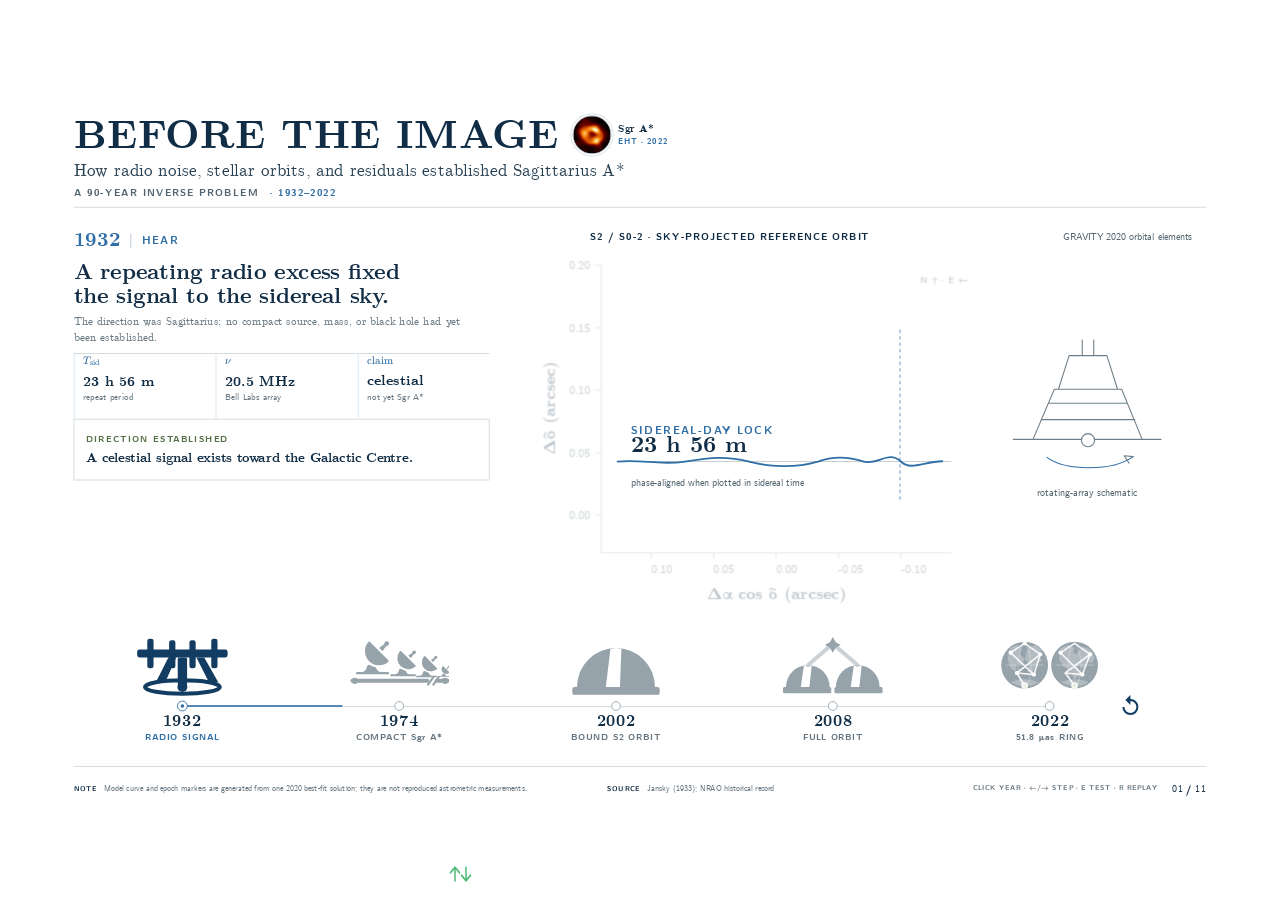
<file: index.html>
<!DOCTYPE html>
<html lang="en">
<head>
<meta http-equiv="Content-Security-Policy" content="default-src 'self'; script-src 'self'; style-src 'self' 'unsafe-inline'; font-src 'self' data:; img-src 'self' data: blob:; connect-src 'self'; media-src 'self' blob:; worker-src 'self' blob:; object-src 'none'; base-uri 'self'; form-action 'none'">
<meta name="referrer" content="no-referrer">
<link rel="icon" href="./black-hole.svg" type="image/svg+xml">
<meta charset="utf-8">
<meta name="viewport" content="width=device-width, initial-scale=1">
<title>Before the Image — Sagittarius A* · SlideBlocks</title>
<meta http-equiv="Content-Type" content="text/html; charset=UTF-8">
<meta property="slidev:version" content="52.18.1">
<meta property="og:title" content="Before the Image — Sagittarius A* · SlideBlocks">  <script type="module" crossorigin src="./assets/index-fe-fKahT.js"></script>
  <link rel="modulepreload" crossorigin href="./assets/rolldown-runtime-B0Z9INg1.js">
  <link rel="modulepreload" crossorigin href="./assets/modules/shiki-R7GttUlU.js">
  <link rel="modulepreload" crossorigin href="./assets/modules/vue-CYgLkkA1.js">
  <link rel="modulepreload" crossorigin href="./assets/slidev/state-mn2P59cW.js">
  <link rel="modulepreload" crossorigin href="./assets/_plugin-vue_export-helper-BDNMzG2s.js">
  <link rel="modulepreload" crossorigin href="./assets/slidev/context-BQRMaGOs.js">
  <link rel="modulepreload" crossorigin href="./assets/slidev/useNav-iPbAMzXA.js">
  <link rel="modulepreload" crossorigin href="./assets/syncState-4unN8zSw.js">
  <link rel="modulepreload" crossorigin href="./assets/useDrawings-Bp8mRgs3.js">
  <link rel="modulepreload" crossorigin href="./assets/shared-C6KWyk7a.js">
  <link rel="modulepreload" crossorigin href="./assets/slidev/client-hI3NkV0l.js">
  <link rel="stylesheet" crossorigin href="./assets/modules/shiki-BrmBd2_v.css">
  <link rel="stylesheet" crossorigin href="./assets/index-6nRlZR-X.css">
</head>
<body>
  <div id="app"></div>
  <div id="mermaid-rendering-container"></div>

</body>
</html>
</file>
<file: assets/modules/shiki-BrmBd2_v.css>
.shiki-magic-move-container{white-space:pre;position:relative}.shiki-magic-move-line-number{opacity:.3;-webkit-user-select:none;user-select:none}.shiki-magic-move-item{transition:color var(--smm-duration,.5s) var(--smm-easing,"ease");display:inline-block}.shiki-magic-move-enter-active,.shiki-magic-move-leave-active,.shiki-magic-move-move{transition:all var(--smm-duration,.5s) var(--smm-easing,"ease")}.shiki-magic-move-container-resize,.shiki-magic-move-container-restyle{transition:all var(--smm-duration,.5s) var(--smm-easing,"ease");transition-delay:calc(var(--smm-duration,.5s)*var(--smm-delay-container,1))}.shiki-magic-move-move{transition-delay:calc(var(--smm-duration,.5s)*var(--smm-delay-move,1) + var(--smm-stagger,0));z-index:1}.shiki-magic-move-enter-active{transition-delay:calc(var(--smm-duration,.5s)*var(--smm-delay-enter,1) + var(--smm-stagger,0));z-index:1}.shiki-magic-move-leave-active{transition-delay:calc(var(--smm-duration,.5s)*var(--smm-delay-leave,1) + var(--smm-stagger,0))}.shiki-magic-move-enter-from,.shiki-magic-move-leave-to{opacity:0}br.shiki-magic-move-leave-active{display:none}.resize-observer[data-v-b329ee4c]{z-index:-1;pointer-events:none;opacity:0;background-color:#0000;border:none;width:100%;height:100%;display:block;position:absolute;top:0;left:0;overflow:hidden}.resize-observer[data-v-b329ee4c] object{pointer-events:none;z-index:-1;width:100%;height:100%;display:block;position:absolute;top:0;left:0;overflow:hidden}.v-popper__popper{z-index:10000;outline:none;top:0;left:0}.v-popper__popper.v-popper__popper--hidden{visibility:hidden;opacity:0;pointer-events:none;transition:opacity .15s,visibility .15s}.v-popper__popper.v-popper__popper--shown{visibility:visible;opacity:1;transition:opacity .15s}.v-popper__popper.v-popper__popper--skip-transition,.v-popper__popper.v-popper__popper--skip-transition>.v-popper__wrapper{transition:none!important}.v-popper__backdrop{width:100%;height:100%;display:none;position:absolute;top:0;left:0}.v-popper__inner{box-sizing:border-box;position:relative;overflow-y:auto}.v-popper__inner>div{z-index:1;max-width:inherit;max-height:inherit;position:relative}.v-popper__arrow-container{width:10px;height:10px;position:absolute}.v-popper__popper--arrow-overflow .v-popper__arrow-container,.v-popper__popper--no-positioning .v-popper__arrow-container{display:none}.v-popper__arrow-inner,.v-popper__arrow-outer{border-style:solid;width:0;height:0;position:absolute;top:0;left:0}.v-popper__arrow-inner{visibility:hidden;border-width:7px}.v-popper__arrow-outer{border-width:6px}.v-popper__popper[data-popper-placement^=top] .v-popper__arrow-inner,.v-popper__popper[data-popper-placement^=bottom] .v-popper__arrow-inner{left:-2px}.v-popper__popper[data-popper-placement^=top] .v-popper__arrow-outer,.v-popper__popper[data-popper-placement^=bottom] .v-popper__arrow-outer{left:-1px}.v-popper__popper[data-popper-placement^=top] .v-popper__arrow-inner,.v-popper__popper[data-popper-placement^=top] .v-popper__arrow-outer{border-bottom-width:0;border-bottom-color:#0000!important;border-left-color:#0000!important;border-right-color:#0000!important}.v-popper__popper[data-popper-placement^=top] .v-popper__arrow-inner{top:-2px}.v-popper__popper[data-popper-placement^=bottom] .v-popper__arrow-container{top:0}.v-popper__popper[data-popper-placement^=bottom] .v-popper__arrow-inner,.v-popper__popper[data-popper-placement^=bottom] .v-popper__arrow-outer{border-top-width:0;border-top-color:#0000!important;border-left-color:#0000!important;border-right-color:#0000!important}.v-popper__popper[data-popper-placement^=bottom] .v-popper__arrow-inner{top:-4px}.v-popper__popper[data-popper-placement^=bottom] .v-popper__arrow-outer{top:-6px}.v-popper__popper[data-popper-placement^=left] .v-popper__arrow-inner,.v-popper__popper[data-popper-placement^=right] .v-popper__arrow-inner{top:-2px}.v-popper__popper[data-popper-placement^=left] .v-popper__arrow-outer,.v-popper__popper[data-popper-placement^=right] .v-popper__arrow-outer{top:-1px}.v-popper__popper[data-popper-placement^=right] .v-popper__arrow-inner,.v-popper__popper[data-popper-placement^=right] .v-popper__arrow-outer{border-left-width:0;border-top-color:#0000!important;border-bottom-color:#0000!important;border-left-color:#0000!important}.v-popper__popper[data-popper-placement^=right] .v-popper__arrow-inner{left:-4px}.v-popper__popper[data-popper-placement^=right] .v-popper__arrow-outer{left:-6px}.v-popper__popper[data-popper-placement^=left] .v-popper__arrow-container{right:-10px}.v-popper__popper[data-popper-placement^=left] .v-popper__arrow-inner,.v-popper__popper[data-popper-placement^=left] .v-popper__arrow-outer{border-right-width:0;border-top-color:#0000!important;border-bottom-color:#0000!important;border-right-color:#0000!important}.v-popper__popper[data-popper-placement^=left] .v-popper__arrow-inner{left:-2px}.v-popper--theme-tooltip .v-popper__inner{color:#fff;background:#000c;border-radius:6px;padding:7px 12px 6px}.v-popper--theme-tooltip .v-popper__arrow-outer{border-color:#000c}.v-popper--theme-dropdown .v-popper__inner{color:#000;background:#fff;border:1px solid #ddd;border-radius:6px;box-shadow:0 6px 30px #0000001a}.v-popper--theme-dropdown .v-popper__arrow-inner{visibility:visible;border-color:#fff}.v-popper--theme-dropdown .v-popper__arrow-outer{border-color:#ddd}:root{--twoslash-border-color:#8888;--twoslash-underline-color:currentColor;--twoslash-highlighted-border:#c37d0d50;--twoslash-highlighted-bg:#c37d0d20;--twoslash-popup-bg:#f8f8f8;--twoslash-popup-color:inherit;--twoslash-popup-shadow:#00000014 0px 1px 4px;--twoslash-docs-color:#888;--twoslash-docs-font:sans-serif;--twoslash-code-font:inherit;--twoslash-code-font-size:1em;--twoslash-matched-color:inherit;--twoslash-unmatched-color:#888;--twoslash-cursor-color:#8888;--twoslash-error-color:#d45656;--twoslash-error-bg:#d4565620;--twoslash-warn-color:#c37d0d;--twoslash-warn-bg:#c37d0d20;--twoslash-tag-color:#3772cf;--twoslash-tag-bg:#3772cf20;--twoslash-tag-warn-color:var(--twoslash-warn-color);--twoslash-tag-warn-bg:var(--twoslash-warn-bg);--twoslash-tag-annotate-color:#1ba673;--twoslash-tag-annotate-bg:#1ba67320}@media (prefers-reduced-motion:reduce){.twoslash *{transition:none!important}}.twoslash:hover .twoslash-hover{border-color:var(--twoslash-underline-color)}.twoslash .twoslash-hover{border-bottom:1px dotted #0000;transition:border-color .3s;position:relative}.twoslash .twoslash-popup-container{opacity:0;background:var(--twoslash-popup-bg);color:var(--twoslash-popup-color);border:1px solid var(--twoslash-border-color);pointer-events:none;z-index:10;-webkit-user-select:none;user-select:none;text-align:left;box-shadow:var(--twoslash-popup-shadow);border-radius:4px;flex-direction:column;transition:opacity .3s;display:inline-flex;position:absolute;transform:translateY(1.1em)}.twoslash .twoslash-query-persisted .twoslash-popup-container{z-index:9;transform:translateY(1.5em)}.twoslash .twoslash-hover:hover .twoslash-popup-container,.twoslash .twoslash-error-hover:hover .twoslash-popup-container,.twoslash .twoslash-query-persisted .twoslash-popup-container,.twoslash .twoslash-query-line .twoslash-popup-container{opacity:1;pointer-events:auto}.twoslash .twoslash-popup-container:hover{-webkit-user-select:auto;user-select:auto}.twoslash .twoslash-popup-arrow{border-top:1px solid var(--twoslash-border-color);border-right:1px solid var(--twoslash-border-color);background:var(--twoslash-popup-bg);pointer-events:none;width:6px;height:6px;position:absolute;top:-4px;left:1em;transform:rotate(-45deg)}.twoslash .twoslash-popup-code,.twoslash .twoslash-popup-error,.twoslash .twoslash-popup-docs{padding:6px 8px!important}.twoslash .twoslash-popup-code{font-family:var(--twoslash-code-font);font-size:var(--twoslash-code-font-size)}.twoslash .twoslash-popup-docs{color:var(--twoslash-docs-color);font-family:var(--twoslash-docs-font);border-top:1px solid var(--twoslash-border-color);font-size:.8em}.twoslash .twoslash-popup-error{color:var(--twoslash-error-color);background-color:var(--twoslash-error-bg);font-family:var(--twoslash-docs-font);font-size:.8em}.twoslash .twoslash-popup-docs-tags{font-family:var(--twoslash-docs-font);flex-direction:column;display:flex}.twoslash .twoslash-popup-docs-tags,.twoslash .twoslash-popup-docs-tag-name{margin-right:.5em}.twoslash .twoslash-popup-docs-tag-name{font-family:var(--twoslash-code-font)}.twoslash .twoslash-query-line .twoslash-popup-container{margin-bottom:1.4em;position:relative;transform:translateY(.6em)}.twoslash .twoslash-error-line{background-color:var(--twoslash-error-bg);border-left:3px solid var(--twoslash-error-color);color:var(--twoslash-error-color);width:max-content;min-width:100%;margin:.2em 0;padding:6px 12px;position:relative}.twoslash .twoslash-error-line.twoslash-error-level-warning{background-color:var(--twoslash-warn-bg);border-left:3px solid var(--twoslash-warn-color);color:var(--twoslash-warn-color)}.twoslash .twoslash-error{background:url("data:image/svg+xml,%3Csvg%20xmlns%3D'http%3A%2F%2Fwww.w3.org%2F2000%2Fsvg'%20viewBox%3D'0%200%206%203'%20enable-background%3D'new%200%200%206%203'%20height%3D'3'%20width%3D'6'%3E%3Cg%20fill%3D'%23c94824'%3E%3Cpolygon%20points%3D'5.5%2C0%202.5%2C3%201.1%2C3%204.1%2C0'%2F%3E%3Cpolygon%20points%3D'4%2C0%206%2C2%206%2C0.6%205.4%2C0'%2F%3E%3Cpolygon%20points%3D'0%2C2%201%2C3%202.4%2C3%200%2C0.6'%2F%3E%3C%2Fg%3E%3C%2Fsvg%3E") 0 100% repeat-x;padding-bottom:2px}.twoslash .twoslash-error.twoslash-error-level-warning{background:url("data:image/svg+xml,%3Csvg%20xmlns%3D'http%3A%2F%2Fwww.w3.org%2F2000%2Fsvg'%20viewBox%3D'0%200%206%203'%20enable-background%3D'new%200%200%206%203'%20height%3D'3'%20width%3D'6'%3E%3Cg%20fill%3D'%23c37d0d'%3E%3Cpolygon%20points%3D'5.5%2C0%202.5%2C3%201.1%2C3%204.1%2C0'%2F%3E%3Cpolygon%20points%3D'4%2C0%206%2C2%206%2C0.6%205.4%2C0'%2F%3E%3Cpolygon%20points%3D'0%2C2%201%2C3%202.4%2C3%200%2C0.6'%2F%3E%3C%2Fg%3E%3C%2Fsvg%3E") 0 100% repeat-x;padding-bottom:2px}.twoslash .twoslash-completion-cursor{position:relative}.twoslash .twoslash-completion-cursor .twoslash-completion-list{-webkit-user-select:none;user-select:none;z-index:8;box-shadow:var(--twoslash-popup-shadow);background:var(--twoslash-popup-bg);border:1px solid var(--twoslash-border-color);margin:3px 0 0 -1px;display:inline-block;position:absolute;top:0;left:0;transform:translateY(1.2em)}.twoslash-completion-list{flex-direction:column;gap:4px;width:240px;padding:4px;font-size:.8rem;display:flex}.twoslash-completion-list:hover{-webkit-user-select:auto;user-select:auto}.twoslash-completion-list:before{background-color:var(--twoslash-cursor-color);content:" ";width:2px;height:1.4em;position:absolute;top:-1.6em;left:-1px}.twoslash-completion-list li{align-items:center;gap:.25em;line-height:1em;display:flex;overflow:hidden}.twoslash-completion-list li span.twoslash-completions-unmatched{color:var(--twoslash-unmatched-color)}.twoslash-completion-list .deprecated{opacity:.5;text-decoration:line-through}.twoslash-completion-list li span.twoslash-completions-matched{color:var(--twoslash-matched-color)}.twoslash-highlighted{background-color:var(--twoslash-highlighted-bg);border:1px solid var(--twoslash-highlighted-border);border-radius:4px;margin:-1px -3px;padding:1px 2px}.twoslash-completion-list .twoslash-completions-icon{color:var(--twoslash-unmatched-color);flex:none;width:1em}.twoslash .twoslash-tag-line{background-color:var(--twoslash-tag-bg);border-left:3px solid var(--twoslash-tag-color);color:var(--twoslash-tag-color);align-items:center;gap:.3em;width:max-content;min-width:100%;margin:.2em 0;padding:6px 10px;display:flex;position:relative}.twoslash .twoslash-tag-line .twoslash-tag-icon{width:1.1em;color:inherit}.twoslash .twoslash-tag-line.twoslash-tag-error-line{background-color:var(--twoslash-error-bg);border-left:3px solid var(--twoslash-error-color);color:var(--twoslash-error-color)}.twoslash .twoslash-tag-line.twoslash-tag-warn-line{background-color:var(--twoslash-tag-warn-bg);border-left:3px solid var(--twoslash-tag-warn-color);color:var(--twoslash-tag-warn-color)}.twoslash .twoslash-tag-line.twoslash-tag-annotate-line{background-color:var(--twoslash-tag-annotate-bg);border-left:3px solid var(--twoslash-tag-annotate-color);color:var(--twoslash-tag-annotate-color)}:root{--twoslash-popup-bg:var(--vp-c-bg,inherit);--twoslash-popup-color:var(--vp-c-text-1);--twoslash-docs-color:var(--vp-c-text-1);--twoslash-docs-font:var(--vp-font-family-base);--twoslash-code-font:var(--vp-font-family-mono);--twoslash-code-size:var(--vp-code-font-size);--twoslash-underline-color:#8888;--twoslash-border-color:var(--vp-c-border);--twoslash-cursor-color:var(--vp-c-brand);--twoslash-matched-color:var(--vp-c-brand);--twoslash-unmatched-color:var(--vp-c-text-2)}.v-popper--theme-twoslash{z-index:calc(var(--vp-z-index-local-nav) - 1)}.v-popper--theme-twoslash .v-popper__inner{background:var(--twoslash-popup-bg);color:var(--twoslash-popup-color);border-color:var(--twoslash-border-color)}.v-popper--theme-twoslash .v-popper__arrow-outer{border-color:var(--twoslash-border-color)}.v-popper--theme-twoslash .v-popper__arrow-inner{border-color:var(--twoslash-popup-bg)}.twoslash-popup-container{transform:translateY(1.5em)}.twoslash-query-persisted .twoslash-popup-container{transform:translateY(1.8em)}.twoslash .v-popper{display:inline-block}.twoslash-completion-list .twoslash-completions-icon{color:var(--twoslash-unmatched-color)!important}.twoslash-floating .twoslash-popup-code{width:fit-content;min-width:100%;max-width:600px;line-height:var(--vp-code-line-height);font-size:var(--twoslash-code-size);white-space:pre-wrap;padding:6px 12px;transition:color .5s;display:block}.twoslash-floating .twoslash-popup-docs,.twoslash-floating .twoslash-popup-error{font-family:var(--twoslash-docs-font);text-wrap:balance;max-width:700px;max-height:500px;font-size:.9em;overflow:hidden auto;padding:12px!important}.twoslash-floating .twoslash-popup-docs p:first-child,.twoslash-floating .twoslash-popup-error p:first-child{margin-top:0}.twoslash-floating .twoslash-popup-docs p:last-child,.twoslash-floating .twoslash-popup-error p:last-child{margin-bottom:0}.twoslash-floating .twoslash-popup-docs{border-top:1px solid var(--twoslash-border-color);color:var(--twoslash-docs-color)}.twoslash-floating .twoslash-popup-error{color:var(--twoslash-error-color)}.twoslash-floating .twoslash-popup-error.twoslash-error-level-warning{color:var(--twoslash-warn-color)}.twoslash-floating .twoslash-popup-docs p,.twoslash-floating .twoslash-popup-error p{text-wrap:balance;margin:6px 0}.twoslash-floating .twoslash-popup-docs pre .twoslash-floating .twoslash-popup-error pre{background-color:var(--vp-code-block-bg);border-radius:8px;margin:6px -2px;padding:12px;overflow-x:auto}.twoslash-floating .twoslash-popup-docs-tags{flex-direction:column;display:flex;padding:8px 12px!important}.twoslash-floating .twoslash-popup-docs-tags .twoslash-popup-docs-tag-name{font-family:var(--twoslash-code-font);color:var(--twoslash-unmatched-color);margin-right:.5em}.twoslash-completion-cursor{background:var(--twoslash-cursor-color);-webkit-user-select:none;user-select:none;width:2px;height:1.2em;margin-bottom:-.2em;display:inline-block}.twoslash-floating.twoslash-completion .v-popper__arrow-container{display:none}.twoslash-floating.twoslash-completion .twoslash-completion-list{font-family:var(--twoslash-code-font);padding:6px;font-size:var(--twoslash-code-size)!important}.twoslash-floating.twoslash-completion .twoslash-completion-list li{padding:3px 0}.twoslash-error:empty,.twoslash-error-empty{vertical-align:middle;min-width:.55em;min-height:1.2em;display:inline-block}
</file>
<file: assets/index-6nRlZR-X.css>
.disable-view-transition[data-v-a7136532] *{view-transition-name:none!important}.slidev-page[data-v-a7136532]{--slidev-slide-zoom-scale:1;width:calc(100% / var(--slidev-slide-zoom-scale));height:calc(100% / var(--slidev-slide-zoom-scale));transform-origin:0 0;scale:var(--slidev-slide-zoom-scale);--slidev-slide-scale:calc(var(--slidev-slide-container-scale) * var(--slidev-slide-zoom-scale));position:absolute;inset:0}.print-slide-container[data-v-1a891caa]{--un-translate-x:0;--un-translate-y:0;transform:translateX(var(--un-translate-x)) translateY(var(--un-translate-y)) translateZ(var(--un-translate-z)) rotate(var(--un-rotate)) rotateX(var(--un-rotate-x)) rotateY(var(--un-rotate-y)) rotateZ(var(--un-rotate-z)) skewX(var(--un-skew-x)) skewY(var(--un-skew-y)) scaleX(var(--un-scale-x)) scaleY(var(--un-scale-y)) scaleZ(var(--un-scale-z));break-after:page;--un-bg-opacity:1;background-color:rgb(255 255 255/var(--un-bg-opacity));position:relative;overflow:hidden}.dark .print-slide-container[data-v-1a891caa]{--un-bg-opacity:1;background-color:rgb(18 18 18/var(--un-bg-opacity))}html.print,html.print body,html.print #app{height:auto;overflow:auto}html.print #page-root{height:auto;overflow:hidden}html.print *{-webkit-print-color-adjust:exact}html.print{width:100%;height:100%;overflow:visible}html.print body{float:none;border:0;margin:0 auto;padding:0;overflow:visible}*,:before,:after{box-sizing:border-box;border-style:solid;border-width:0;border-color:var(--un-default-border-color,#e5e7eb)}:before,:after{--un-content:""}html,:host{-webkit-text-size-adjust:100%;tab-size:4;font-feature-settings:normal;font-variation-settings:normal;-webkit-tap-highlight-color:transparent;font-family:ui-sans-serif,system-ui,sans-serif,Apple Color Emoji,Segoe UI Emoji,Segoe UI Symbol,Noto Color Emoji;line-height:1.5}body{line-height:inherit;margin:0}hr{height:0;color:inherit;border-top-width:1px}abbr:where([title]){-webkit-text-decoration:underline dotted;text-decoration:underline dotted}h1,h2,h3,h4,h5,h6{font-size:inherit;font-weight:inherit}a{color:inherit;-webkit-text-decoration:inherit;text-decoration:inherit}b,strong{font-weight:bolder}code,kbd,samp,pre{font-feature-settings:normal;font-variation-settings:normal;font-family:ui-monospace,SFMono-Regular,Menlo,Monaco,Consolas,Liberation Mono,Courier New,monospace;font-size:1em}small{font-size:80%}sub,sup{vertical-align:baseline;font-size:75%;line-height:0;position:relative}sub{bottom:-.25em}sup{top:-.5em}table{text-indent:0;border-color:inherit;border-collapse:collapse}button,input,optgroup,select,textarea{font-feature-settings:inherit;font-variation-settings:inherit;font-family:inherit;font-size:100%;font-weight:inherit;line-height:inherit;color:inherit;margin:0;padding:0}button,select{text-transform:none}button,[type=button],[type=reset],[type=submit]{-webkit-appearance:button;background-color:#0000;background-image:none}:-moz-focusring{outline:auto}:-moz-ui-invalid{box-shadow:none}progress{vertical-align:baseline}::-webkit-inner-spin-button{height:auto}::-webkit-outer-spin-button{height:auto}[type=search]{-webkit-appearance:textfield;outline-offset:-2px}::-webkit-search-decoration{-webkit-appearance:none}::-webkit-file-upload-button{-webkit-appearance:button;font:inherit}summary{display:list-item}blockquote,dl,dd,h1,h2,h3,h4,h5,h6,hr,figure,p,pre{margin:0}fieldset{margin:0;padding:0}legend{padding:0}ol,ul,menu{margin:0;padding:0;list-style:none}dialog{padding:0}textarea{resize:vertical}input::placeholder,textarea::placeholder{opacity:1;color:#9ca3af}button,[role=button]{cursor:pointer}:disabled{cursor:default}img,svg,video,canvas,audio,iframe,embed,object{vertical-align:middle;display:block}img,video{max-width:100%;height:auto}[hidden]:where(:not([hidden=until-found])){display:none}*,:before,:after,::backdrop{--un-rotate:0;--un-rotate-x:0;--un-rotate-y:0;--un-rotate-z:0;--un-scale-x:1;--un-scale-y:1;--un-scale-z:1;--un-skew-x:0;--un-skew-y:0;--un-translate-x:0;--un-translate-y:0;--un-translate-z:0;--un-pan-x: ;--un-pan-y: ;--un-pinch-zoom: ;--un-scroll-snap-strictness:proximity;--un-ordinal: ;--un-slashed-zero: ;--un-numeric-figure: ;--un-numeric-spacing: ;--un-numeric-fraction: ;--un-border-spacing-x:0;--un-border-spacing-y:0;--un-ring-offset-shadow:0 0 #0000;--un-ring-shadow:0 0 #0000;--un-shadow-inset: ;--un-shadow:0 0 #0000;--un-ring-inset: ;--un-ring-offset-width:0px;--un-ring-offset-color:#fff;--un-ring-width:0px;--un-ring-color:#93c5fd80;--un-blur: ;--un-brightness: ;--un-contrast: ;--un-drop-shadow: ;--un-grayscale: ;--un-hue-rotate: ;--un-invert: ;--un-saturate: ;--un-sepia: ;--un-backdrop-blur: ;--un-backdrop-brightness: ;--un-backdrop-contrast: ;--un-backdrop-grayscale: ;--un-backdrop-hue-rotate: ;--un-backdrop-invert: ;--un-backdrop-opacity: ;--un-backdrop-saturate: ;--un-backdrop-sepia: }.prose{color:var(--un-prose-body);max-width:65ch}.prose :where(p):not(:where([class~=not-prose],[class~=not-prose] *)){margin-top:1.25em;margin-bottom:1.25em}.prose :where([class~=lead]):not(:where([class~=not-prose],[class~=not-prose] *)){color:var(--un-prose-lead);margin-top:1.2em;margin-bottom:1.2em;font-size:1.25em;line-height:1.6}.prose :where(a):not(:where([class~=not-prose],[class~=not-prose] *)){color:var(--un-prose-links);font-weight:500;text-decoration:underline}.prose :where(strong):not(:where([class~=not-prose],[class~=not-prose] *)){color:var(--un-prose-bold);font-weight:600}.prose :where(a strong):not(:where([class~=not-prose],[class~=not-prose] *)),.prose :where(blockquote strong):not(:where([class~=not-prose],[class~=not-prose] *)),.prose :where(thead th strong):not(:where([class~=not-prose],[class~=not-prose] *)){color:inherit}.prose :where(ol):not(:where([class~=not-prose],[class~=not-prose] *)){margin-top:1.25em;margin-bottom:1.25em;padding-inline-start:1.625em;list-style-type:decimal}.prose :where(ol[type=A]):not(:where([class~=not-prose],[class~=not-prose] *)){list-style-type:upper-alpha}.prose :where(ol[type=a]):not(:where([class~=not-prose],[class~=not-prose] *)){list-style-type:lower-alpha}.prose :where(ol[type=A s]):not(:where([class~=not-prose],[class~=not-prose] *)){list-style-type:upper-alpha}.prose :where(ol[type=a s]):not(:where([class~=not-prose],[class~=not-prose] *)){list-style-type:lower-alpha}.prose :where(ol[type=I]):not(:where([class~=not-prose],[class~=not-prose] *)){list-style-type:upper-roman}.prose :where(ol[type=i]):not(:where([class~=not-prose],[class~=not-prose] *)){list-style-type:lower-roman}.prose :where(ol[type=I s]):not(:where([class~=not-prose],[class~=not-prose] *)){list-style-type:upper-roman}.prose :where(ol[type=i s]):not(:where([class~=not-prose],[class~=not-prose] *)){list-style-type:lower-roman}.prose :where(ol[type="1"]):not(:where([class~=not-prose],[class~=not-prose] *)){list-style-type:decimal}.prose :where(ul):not(:where([class~=not-prose],[class~=not-prose] *)){margin-top:1.25em;margin-bottom:1.25em;padding-inline-start:1.625em;list-style-type:disc}.prose :where(ol>li):not(:where([class~=not-prose],[class~=not-prose] *))::marker{color:var(--un-prose-counters);font-weight:400}.prose :where(ul>li):not(:where([class~=not-prose],[class~=not-prose] *))::marker{color:var(--un-prose-bullets)}.prose :where(dt):not(:where([class~=not-prose],[class~=not-prose] *)){color:var(--un-prose-headings);margin-top:1.25em;font-weight:600}.prose :where(hr):not(:where([class~=not-prose],[class~=not-prose] *)){border-color:var(--un-prose-hr);border-top-width:1px;margin-top:3em;margin-bottom:3em}.prose :where(blockquote):not(:where([class~=not-prose],[class~=not-prose] *)){color:var(--un-prose-quotes);border-inline-start-width:.25rem;border-inline-start-color:var(--un-prose-quote-borders);quotes:"“""”""‘""’";margin-top:1.6em;margin-bottom:1.6em;padding-inline-start:1em;font-style:italic;font-weight:500}.prose :where(blockquote p:first-of-type):not(:where([class~=not-prose],[class~=not-prose] *)):before{content:open-quote}.prose :where(blockquote p:last-of-type):not(:where([class~=not-prose],[class~=not-prose] *)):after{content:close-quote}.prose :where(h1):not(:where([class~=not-prose],[class~=not-prose] *)){color:var(--un-prose-headings);margin-top:0;margin-bottom:.888889em;font-size:2.25em;font-weight:800;line-height:1.11111}.prose :where(h1 strong):not(:where([class~=not-prose],[class~=not-prose] *)){color:inherit;font-weight:900}.prose :where(h2):not(:where([class~=not-prose],[class~=not-prose] *)){color:var(--un-prose-headings);margin-top:2em;margin-bottom:1em;font-size:1.5em;font-weight:700;line-height:1.33333}.prose :where(h2 strong):not(:where([class~=not-prose],[class~=not-prose] *)){color:inherit;font-weight:800}.prose :where(h3):not(:where([class~=not-prose],[class~=not-prose] *)){color:var(--un-prose-headings);margin-top:1.6em;margin-bottom:.6em;font-size:1.25em;font-weight:600;line-height:1.6}.prose :where(h3 strong):not(:where([class~=not-prose],[class~=not-prose] *)){color:inherit;font-weight:700}.prose :where(h4):not(:where([class~=not-prose],[class~=not-prose] *)){color:var(--un-prose-headings);margin-top:1.5em;margin-bottom:.5em;font-weight:600;line-height:1.5}.prose :where(h4 strong):not(:where([class~=not-prose],[class~=not-prose] *)){color:inherit;font-weight:700}.prose :where(img):not(:where([class~=not-prose],[class~=not-prose] *)){margin-top:2em;margin-bottom:2em}.prose :where(picture):not(:where([class~=not-prose],[class~=not-prose] *)){margin-top:2em;margin-bottom:2em;display:block}.prose :where(video):not(:where([class~=not-prose],[class~=not-prose] *)){margin-top:2em;margin-bottom:2em}.prose :where(kbd):not(:where([class~=not-prose],[class~=not-prose] *)){color:var(--un-prose-kbd);box-shadow:0 0 0 1px rgb(var(--un-prose-kbd-shadows) / 10%), 0 3px 0 rgb(var(--un-prose-kbd-shadows) / 10%);padding-top:.1875em;padding-inline-end:.375em;padding-bottom:.1875em;border-radius:.3125rem;padding-inline-start:.375em;font-family:inherit;font-size:.875em;font-weight:500}.prose :where(code):not(:where([class~=not-prose],[class~=not-prose] *)){color:var(--un-prose-code);font-size:.875em;font-weight:600}.prose :where(code):not(:where([class~=not-prose],[class~=not-prose] *)):before,.prose :where(code):not(:where([class~=not-prose],[class~=not-prose] *)):after{content:"`"}.prose :where(a code):not(:where([class~=not-prose],[class~=not-prose] *)),.prose :where(h1 code):not(:where([class~=not-prose],[class~=not-prose] *)){color:inherit}.prose :where(h2 code):not(:where([class~=not-prose],[class~=not-prose] *)){color:inherit;font-size:.875em}.prose :where(h3 code):not(:where([class~=not-prose],[class~=not-prose] *)){color:inherit;font-size:.9em}.prose :where(h4 code):not(:where([class~=not-prose],[class~=not-prose] *)),.prose :where(blockquote code):not(:where([class~=not-prose],[class~=not-prose] *)),.prose :where(thead th code):not(:where([class~=not-prose],[class~=not-prose] *)){color:inherit}.prose :where(pre):not(:where([class~=not-prose],[class~=not-prose] *)){color:var(--un-prose-pre-code);background-color:var(--un-prose-pre-bg);padding-top:.857143em;padding-inline-end:1.14286em;padding-bottom:.857143em;border-radius:.375rem;margin-top:1.71429em;margin-bottom:1.71429em;padding-inline-start:1.14286em;font-size:.875em;font-weight:400;line-height:1.71429;overflow-x:auto}.prose :where(pre code):not(:where([class~=not-prose],[class~=not-prose] *)){font-weight:inherit;color:inherit;font-size:inherit;font-family:inherit;line-height:inherit;background-color:#0000;border-width:0;border-radius:0;padding:0}.prose :where(pre code):not(:where([class~=not-prose],[class~=not-prose] *)):before,.prose :where(pre code):not(:where([class~=not-prose],[class~=not-prose] *)):after{content:none}.prose :where(table):not(:where([class~=not-prose],[class~=not-prose] *)){table-layout:auto;width:100%;margin-top:2em;margin-bottom:2em;font-size:.875em;line-height:1.71429}.prose :where(thead):not(:where([class~=not-prose],[class~=not-prose] *)){border-bottom-width:1px;border-bottom-color:var(--un-prose-th-borders)}.prose :where(thead th):not(:where([class~=not-prose],[class~=not-prose] *)){color:var(--un-prose-headings);vertical-align:bottom;padding-inline-end:.571429em;padding-bottom:.571429em;padding-inline-start:.571429em;font-weight:600}.prose :where(tbody tr):not(:where([class~=not-prose],[class~=not-prose] *)){border-bottom-width:1px;border-bottom-color:var(--un-prose-td-borders)}.prose :where(tbody tr:last-child):not(:where([class~=not-prose],[class~=not-prose] *)){border-bottom-width:0}.prose :where(tbody td):not(:where([class~=not-prose],[class~=not-prose] *)){vertical-align:baseline}.prose :where(tfoot):not(:where([class~=not-prose],[class~=not-prose] *)){border-top-width:1px;border-top-color:var(--un-prose-th-borders)}.prose :where(tfoot td):not(:where([class~=not-prose],[class~=not-prose] *)){vertical-align:top}.prose :where(th,td):not(:where([class~=not-prose],[class~=not-prose] *)){text-align:start}.prose :where(figure>*):not(:where([class~=not-prose],[class~=not-prose] *)){margin-top:0;margin-bottom:0}.prose :where(figcaption):not(:where([class~=not-prose],[class~=not-prose] *)){color:var(--un-prose-captions);margin-top:.857143em;font-size:.875em;line-height:1.42857}.prose{font-size:1rem;line-height:1.75}.prose :where(picture>img):not(:where([class~=not-prose],[class~=not-prose] *)){margin-top:0;margin-bottom:0}.prose :where(li):not(:where([class~=not-prose],[class~=not-prose] *)){margin-top:.5em;margin-bottom:.5em}.prose :where(ol>li):not(:where([class~=not-prose],[class~=not-prose] *)),.prose :where(ul>li):not(:where([class~=not-prose],[class~=not-prose] *)){padding-inline-start:.375em}.prose :where():not(:where([class~=not-prose],[class~=not-prose] *)){margin-top:1.25em;margin-bottom:1.25em}.prose :where(ul ul,ul ol,ol ul,ol ol):not(:where([class~=not-prose],[class~=not-prose] *)){margin-top:.75em;margin-bottom:.75em}.prose :where(dl):not(:where([class~=not-prose],[class~=not-prose] *)){margin-top:1.25em;margin-bottom:1.25em}.prose :where(dd):not(:where([class~=not-prose],[class~=not-prose] *)){margin-top:.5em;padding-inline-start:1.625em}.prose :where(hr+*):not(:where([class~=not-prose],[class~=not-prose] *)),.prose :where(h2+*):not(:where([class~=not-prose],[class~=not-prose] *)),.prose :where(h3+*):not(:where([class~=not-prose],[class~=not-prose] *)),.prose :where(h4+*):not(:where([class~=not-prose],[class~=not-prose] *)){margin-top:0}.prose :where(thead th:first-child):not(:where([class~=not-prose],[class~=not-prose] *)){padding-inline-start:0}.prose :where(thead th:last-child):not(:where([class~=not-prose],[class~=not-prose] *)){padding-inline-end:0}.prose :where(tbody td,tfoot td):not(:where([class~=not-prose],[class~=not-prose] *)){padding-top:.571429em;padding-inline-end:.571429em;padding-bottom:.571429em;padding-inline-start:.571429em}.prose :where(tbody td:first-child,tfoot td:first-child):not(:where([class~=not-prose],[class~=not-prose] *)){padding-inline-start:0}.prose :where(tbody td:last-child,tfoot td:last-child):not(:where([class~=not-prose],[class~=not-prose] *)){padding-inline-end:0}.prose :where(figure):not(:where([class~=not-prose],[class~=not-prose] *)){margin-top:2em;margin-bottom:2em}.prose :where():not(:where([class~=not-prose],[class~=not-prose] *)){margin-top:0;margin-bottom:0}.prose{--un-prose-body:#374151;--un-prose-invert-body:#d1d5db;--un-prose-headings:#111827;--un-prose-invert-headings:white;--un-prose-lead:#4b5563;--un-prose-invert-lead:#9ca3af;--un-prose-links:#111827;--un-prose-invert-links:white;--un-prose-bold:#111827;--un-prose-invert-bold:white;--un-prose-counters:#6b7280;--un-prose-invert-counters:#9ca3af;--un-prose-bullets:#d1d5db;--un-prose-invert-bullets:#4b5563;--un-prose-hr:#e5e7eb;--un-prose-invert-hr:#374151;--un-prose-quotes:#111827;--un-prose-invert-quotes:#f3f4f6;--un-prose-quote-borders:#e5e7eb;--un-prose-invert-quote-borders:#374151;--un-prose-captions:#6b7280;--un-prose-invert-captions:#9ca3af;--un-prose-kbd:#111827;--un-prose-invert-kbd:white;--un-prose-kbd-shadows:#111827;--un-prose-invert-kbd-shadows:white;--un-prose-code:#111827;--un-prose-invert-code:white;--un-prose-pre-code:#e5e7eb;--un-prose-invert-pre-code:#d1d5db;--un-prose-pre-bg:#1f2937;--un-prose-invert-pre-bg:#00000080;--un-prose-th-borders:#d1d5db;--un-prose-invert-th-borders:#4b5563;--un-prose-td-borders:#e5e7eb;--un-prose-invert-td-borders:#374151}.dark .dark\:prose-invert{--un-prose-body:var(--un-prose-invert-body);--un-prose-headings:var(--un-prose-invert-headings);--un-prose-lead:var(--un-prose-invert-lead);--un-prose-links:var(--un-prose-invert-links);--un-prose-bold:var(--un-prose-invert-bold);--un-prose-counters:var(--un-prose-invert-counters);--un-prose-bullets:var(--un-prose-invert-bullets);--un-prose-hr:var(--un-prose-invert-hr);--un-prose-quotes:var(--un-prose-invert-quotes);--un-prose-quote-borders:var(--un-prose-invert-quote-borders);--un-prose-captions:var(--un-prose-invert-captions);--un-prose-kbd:var(--un-prose-invert-kbd);--un-prose-kbd-shadows:var(--un-prose-invert-kbd-shadows);--un-prose-code:var(--un-prose-invert-code);--un-prose-pre-code:var(--un-prose-invert-pre-code);--un-prose-pre-bg:var(--un-prose-invert-pre-bg);--un-prose-th-borders:var(--un-prose-invert-th-borders);--un-prose-td-borders:var(--un-prose-invert-td-borders)}.container{width:100%}.z-camera{z-index:15}.z-context-menu{z-index:60}.z-dragging{z-index:18}.z-label{z-index:40}.z-menu{z-index:20}.z-modal{z-index:70}.z-nav{z-index:50}.slidev-glass-effect{--un-bg-opacity:1;background-color:rgb(255 255 255/var(--un-bg-opacity));--un-shadow:var(--un-shadow-inset) 0 20px 25px -5px var(--un-shadow-color,#0000001a),var(--un-shadow-inset) 0 8px 10px -6px var(--un-shadow-color,#0000001a);box-shadow:var(--un-ring-offset-shadow), var(--un-ring-shadow), var(--un-shadow);--un-backdrop-blur:blur(8px);-webkit-backdrop-filter:var(--un-backdrop-blur) var(--un-backdrop-brightness) var(--un-backdrop-contrast) var(--un-backdrop-grayscale) var(--un-backdrop-hue-rotate) var(--un-backdrop-invert) var(--un-backdrop-opacity) var(--un-backdrop-saturate) var(--un-backdrop-sepia);backdrop-filter:var(--un-backdrop-blur) var(--un-backdrop-brightness) var(--un-backdrop-contrast) var(--un-backdrop-grayscale) var(--un-backdrop-hue-rotate) var(--un-backdrop-invert) var(--un-backdrop-opacity) var(--un-backdrop-saturate) var(--un-backdrop-sepia);border-width:1px;border-color:#9ca3af33;--un-bg-opacity:.75!important}.border-main,.dark [border~=dark\:main],.dark [dark\:border~=main],[border-main=""],[border~=main]{border-color:#9ca3af33}.border-primary,.hover\:border-primary:hover{border-color:var(--slidev-theme-primary)}.bg-active{background-color:#9ca3af1a}.bg-main{--un-bg-opacity:1;background-color:rgb(255 255 255/var(--un-bg-opacity))}.dark .bg-main,.dark .slidev-glass-effect{--un-bg-opacity:1;background-color:rgb(18 18 18/var(--un-bg-opacity))}.bg-primary,[bg-primary=""]{background-color:var(--slidev-theme-primary)}.hover\:bg-active:hover,[hover\:bg-active=""]:hover{background-color:#9ca3af1a}.dark .text-main{--un-text-opacity:1;color:rgb(221 221 221/var(--un-text-opacity))}.text-main{--un-text-opacity:1;color:rgb(24 24 24/var(--un-text-opacity))}.text-primary,[text-primary=""]{color:var(--slidev-theme-primary)}@media print{.print-container{width:100%}}@media (width>=640px){.container{max-width:640px}@media print{.print-container{max-width:640px}}}@media (width>=768px){.container{max-width:768px}@media print{.print-container{max-width:768px}}}@media (width>=1024px){.container{max-width:1024px}@media print{.print-container{max-width:1024px}}}@media (width>=1280px){.container{max-width:1280px}@media print{.print-container{max-width:1280px}}}@media (width>=1536px){.container{max-width:1536px}@media print{.print-container{max-width:1536px}}}:root{--color-note:#0969da;--color-tip:#1a7f37;--color-warning:#9a6700;--color-severe:#bc4c00;--color-caution:#d1242f;--color-important:#8250df}@media (prefers-color-scheme:dark){:root{--color-note:#2f81f7;--color-tip:#3fb950;--color-warning:#d29922;--color-severe:#db6d28;--color-caution:#f85149;--color-important:#a371f7}}.markdown-alert{color:inherit;border-left:.25em solid #888;margin-bottom:16px;padding:.5rem 1rem}.markdown-alert>:first-child{margin-top:0}.markdown-alert>:last-child{margin-bottom:0}.markdown-alert .markdown-alert-title{align-items:center;font-weight:500;line-height:1;display:flex}.markdown-alert .markdown-alert-title .octicon{vertical-align:text-bottom;fill:currentColor;margin-right:.5rem;display:inline-block;overflow:visible!important}.markdown-alert.markdown-alert-note{border-left-color:var(--color-note)}.markdown-alert.markdown-alert-note .markdown-alert-title{color:var(--color-note)}.markdown-alert.markdown-alert-important{border-left-color:var(--color-important)}.markdown-alert.markdown-alert-important .markdown-alert-title{color:var(--color-important)}.markdown-alert.markdown-alert-warning{border-left-color:var(--color-warning)}.markdown-alert.markdown-alert-warning .markdown-alert-title{color:var(--color-warning)}.markdown-alert.markdown-alert-tip{border-left-color:var(--color-tip)}.markdown-alert.markdown-alert-tip .markdown-alert-title{color:var(--color-tip)}.markdown-alert.markdown-alert-caution{border-left-color:var(--color-caution)}.markdown-alert.markdown-alert-caution .markdown-alert-title{color:var(--color-caution)}:root{--slidev-code-background:#f5f5f5;--slidev-code-foreground:#1b1b1b;--slidev-code-font-family:"Fira Code",ui-monospace,SFMono-Regular,Menlo,Monaco,Consolas,"Liberation Mono","Courier New",monospace;--slidev-code-padding:8px;--slidev-code-font-size:12px;--slidev-code-line-height:18px;--slidev-code-radius:4px;--slidev-code-margin:4px 0;--slidev-theme-primary:#3ab9d5;--slidev-transition-duration:.5s;--slidev-slide-container-background:black;--slidev-controls-foreground:white;--slidev-code-tab-divider:#e5e5e5;--slidev-code-tab-text-color:#67676c;--slidev-code-tab-font-size:12px;--slidev-code-tab-active-text-color:#3c3c43}html.dark{--slidev-code-background:#1b1b1b;--slidev-code-foreground:#eee;--slidev-code-tab-divider:#222;--slidev-code-tab-text-color:#98989f;--slidev-code-tab-active-text-color:#dfdfd6}html,body,#app,#page-root{width:100%;height:100vh;height:calc(var(--vh,1vh) * 100);-webkit-print-color-adjust:exact;print-color-adjust:exact;--un-bg-opacity:1;background-color:rgb(255 255 255/var(--un-bg-opacity));margin:0;padding:0;font-family:Avenir Next,Nunito Sans,ui-sans-serif,system-ui,-apple-system,BlinkMacSystemFont,Segoe UI,Roboto,Helvetica Neue,Arial,Noto Sans,sans-serif,Apple Color Emoji,Segoe UI Emoji,Segoe UI Symbol,Noto Color Emoji;overflow:hidden}.dark html,.dark body,.dark #app,.dark #page-root{--un-bg-opacity:1;background-color:rgb(18 18 18/var(--un-bg-opacity))}html{background:0 0}.slidev-icon-btn{aspect-ratio:1;-webkit-user-select:none;user-select:none;cursor:pointer;vertical-align:middle;opacity:.75;border-radius:.25rem;outline:none;justify-content:center;align-items:center;padding:.25rem;transition-property:color,background-color,border-color,text-decoration-color,fill,stroke,opacity,box-shadow,transform,filter,-webkit-backdrop-filter,backdrop-filter;transition-duration:.2s;transition-timing-function:cubic-bezier(.4,0,.2,1);display:inline-flex;position:relative}@media (width>=768px){.slidev-icon-btn{padding:.5rem}}.slidev-icon-btn:hover{--un-bg-opacity:.1;background-color:rgb(156 163 175/var(--un-bg-opacity))}.slidev-icon-btn:focus-visible{opacity:1;--un-outline-color-opacity:1;outline-width:2px;outline-color:rgb(0 0 0/var(--un-outline-color-opacity));outline-offset:2px;outline-style:solid}.dark .slidev-icon-btn:focus-visible{--un-outline-color-opacity:1;outline-color:rgb(255 255 255/var(--un-outline-color-opacity))}.slidev-icon-btn.shallow{opacity:.3}.slidev-icon-btn.active{opacity:1}.slidev-icon-btn.disabled{opacity:.25;pointer-events:none}.slidev-layout a.slidev-icon-btn{border-style:none}.slidev-layout a.slidev-icon-btn:hover{--un-text-opacity:1;color:rgb(255 255 255/var(--un-text-opacity));border-style:none}.slidev-icon{vertical-align:sub;line-height:1em;display:inline-block}.slidev-page{width:100%;position:relative;top:0;left:0;right:0}.slidev-note-with-clicks .slidev-note-fade{color:#888c}.dark .slidev-note-with-clicks .slidev-note-fade{color:#a1a1a1cc}.slidev-note-click-mark{-webkit-user-select:none;user-select:none;--un-text-opacity:1;color:rgb(167 139 250/var(--un-text-opacity));background-color:#a78bfa1a;border-width:1px;border-color:#0000;border-radius:.25rem;align-items:center;padding-left:.25rem;padding-right:.25rem;font-family:Fira Code,ui-monospace,SFMono-Regular,Menlo,Monaco,Consolas,Liberation Mono,Courier New,monospace;font-size:.7em;display:inline-flex}.slidev-note-click-mark.slidev-note-click-mark-active{--un-border-opacity:1;border-width:1px;border-color:rgb(167 139 250/var(--un-border-opacity))}.slidev-note-click-mark.slidev-note-click-mark-past{filter:saturate(0);opacity:.5}.slidev-note-click-mark.slidev-note-click-mark-future{opacity:.5}.slidev-note-click-mark:before{content:"";--un-icon:url("data:image/svg+xml;utf8,%3Csvg viewBox='0 0 32 32' width='1.2em' height='1.2em' xmlns='http://www.w3.org/2000/svg' %3E%3Cpath fill='currentColor' d='M23 28a1 1 0 0 1-.71-.29l-6.13-6.14l-3.33 5a1 1 0 0 1-1 .44a1 1 0 0 1-.81-.7l-6-20A1 1 0 0 1 6.29 5l20 6a1 1 0 0 1 .7.81a1 1 0 0 1-.44 1l-5 3.33l6.14 6.13a1 1 0 0 1 0 1.42l-4 4A1 1 0 0 1 23 28m0-2.41L25.59 23l-7.16-7.15l5.25-3.5L7.49 7.49l4.86 16.19l3.5-5.25Z'/%3E%3C/svg%3E");-webkit-mask:var(--un-icon) no-repeat;-webkit-mask:var(--un-icon) no-repeat;mask:var(--un-icon) no-repeat;color:inherit;opacity:.8;background-color:currentColor;width:1.2em;height:1.2em;display:inline-block;-webkit-mask-size:100% 100%;mask-size:100% 100%}.slidev-note-click-mark:after{content:attr(data-clicks);display:inline-block;transform:translateY(.1em)}.slidev-form-button{--un-text-opacity:1;color:rgb(255 255 255/var(--un-text-opacity));--un-border-opacity:1;border-bottom-width:2px;border-color:rgb(55 65 81/var(--un-border-opacity));--un-bg-opacity:1;background-color:rgb(107 114 128/var(--un-bg-opacity));border-radius:.25rem;padding:.25rem 1rem}.slidev-form-button:hover{--un-border-opacity:1;border-color:rgb(75 85 99/var(--un-border-opacity));--un-bg-opacity:1;background-color:rgb(156 163 175/var(--un-bg-opacity))}.slidev-form-button.primary{--un-border-opacity:1;border-color:rgb(17 94 89/var(--un-border-opacity));--un-bg-opacity:1;background-color:rgb(13 148 136/var(--un-bg-opacity))}.slidev-form-button.primary:hover{--un-border-opacity:1;border-color:rgb(15 118 110/var(--un-border-opacity));--un-bg-opacity:1;background-color:rgb(20 184 166/var(--un-bg-opacity))}.rough-annotation{transform:scale(calc(1 / var(--slidev-slide-scale)))}#twoslash-container{position:fixed}#twoslash-container .v-popper__wrapper:not(.no-slide-scale>*){zoom:var(--slidev-slide-scale)}#twoslash-container .v-popper__popper:not(.no-slide-scale>*){translate:calc(10px * (1 - var(--slidev-slide-scale))) 0;width:max-content}.slidev-note ul{margin:0}html.dark:root{--lightningcss-light: ;--lightningcss-dark:initial;color-scheme:dark}html.dark .shiki{color:var(--shiki-dark,inherit);--twoslash-popup-bg:var(--shiki-dark-bg,inherit)}html.dark .shiki span{color:var(--shiki-dark)}html:not(.dark) .shiki{color:var(--shiki-light,inherit);--twoslash-popup-bg:var(--shiki-light-bg,inherit)}html:not(.dark) .shiki span{color:var(--shiki-light)}.twoslash-meta-line.twoslash-popover-line{margin-top:-10px}.slidev-code-wrapper{scroll-padding:var(--slidev-code-padding);margin:var(--slidev-code-margin)!important}.slidev-code-wrapper:-webkit-scrollbar{width:0}.slidev-code{background:var(--slidev-code-background);overflow:auto;font-family:var(--slidev-code-font-family)!important;padding:var(--slidev-code-padding)!important;font-size:var(--slidev-code-font-size)!important;line-height:var(--slidev-code-line-height)!important;border-radius:var(--slidev-code-radius)!important}.slidev-code-block-title,.slidev-code-group-tabs{background:var(--slidev-code-background);color:var(--slidev-code-tab-text-color);padding-left:var(--slidev-code-padding);padding-right:var(--slidev-code-padding);font-size:var(--slidev-code-tab-font-size);border-radius:var(--slidev-code-radius) var(--slidev-code-radius) 0 0;box-shadow:inset 0 -1px var(--slidev-code-tab-divider);align-items:center;gap:8px;display:flex}.slidev-code-block-title{padding:var(--slidev-code-padding)}.slidev-code-tab{font-size:var(--slidev-code-tab-font-size);white-space:nowrap;cursor:pointer;padding:var(--slidev-code-padding);color:var(--slidev-code-tab-text-color);border-bottom:2px solid #0000;align-items:center;gap:8px;transition:color .25s;display:flex;position:relative}.slidev-code-tab:hover{color:var(--slidev-code-tab-active-text-color)!important}.slidev-code-group-blocks .slidev-code-wrapper{margin:0!important}.slidev-code-group-blocks .slidev-code{border-radius:0 0 var(--slidev-code-radius) var(--slidev-code-radius)!important}.slidev-code-group-blocks .slidev-code-wrapper.active{display:block}.slidev-code-group-blocks .slidev-code-wrapper{display:none}.slidev-code-block-title+.slidev-code,.slidev-code-group-tabs+.slidev-code{border-top-left-radius:0!important;border-top-right-radius:0!important}.slidev-code .slidev-code-dishonored{opacity:.3;pointer-events:none}.slidev-code-line-numbers .slidev-code code{counter-reset:step;counter-increment:step calc(var(--start,1) - 1)}.slidev-code-line-numbers .slidev-code code .line:before{content:counter(step);counter-increment:step;text-align:right;--un-text-opacity:1;width:1rem;color:rgb(156 163 175/var(--un-text-opacity));margin-right:1.5rem;display:inline-block}.dark .slidev-code-line-numbers .slidev-code code .line:before{--un-text-opacity:1;color:rgb(75 85 99/var(--un-text-opacity))}.slidev-note :not(pre)>code,.slidev-layout :not(pre)>code{background:var(--slidev-code-background);border-radius:var(--slidev-code-radius);padding:.125rem .375rem;font-size:.9em;font-weight:300}.slidev-note :not(pre)>code:after,.slidev-note :not(pre)>code:before{content:""}.slidev-layout :not(pre)>code:before{margin-right:-.08em}.katex,.katex :after,.katex :before{border-color:currentColor}.slidev-katex-wrapper .mord.dishonored{opacity:.3}.slide-left-enter-active,.slide-left-leave-active,.slide-right-enter-active,.slide-right-leave-active,.slide-up-enter-active,.slide-up-leave-active,.slide-down-enter-active,.slide-down-leave-active{transition:all var(--slidev-transition-duration) ease}.slide-left-enter-from,.slide-right-leave-to{translate:100%}.slide-left-leave-to,.slide-right-enter-from{translate:-100%}.slide-up-enter-from,.slide-down-leave-to{translate:0 100%}.slide-up-leave-to,.slide-down-enter-from{translate:0 -100%}.fade-enter-active,.fade-leave-active{transition:opacity var(--slidev-transition-duration) ease}.fade-enter-from,.fade-leave-to{opacity:0}.fade-out-leave-active{transition:opacity calc(var(--slidev-transition-duration) * .6) ease-out}.fade-out-enter-active{transition:opacity calc(var(--slidev-transition-duration) * .8) ease-in;transition-delay:calc(var(--slidev-transition-duration) * .6)}.fade-out-enter-from,.fade-out-leave-to{opacity:0}:root{--twoslash-popup-bg:var(--slidev-code-background);--twoslash-popup-color:var(--slidev-code-foreground);--twoslash-docs-color:inherit;--twoslash-docs-font:inherit;--twoslash-code-font:"Fira Code",ui-monospace,SFMono-Regular,Menlo,Monaco,Consolas,"Liberation Mono","Courier New",monospace;--twoslash-underline-color:#8888;--twoslash-border-color:#8888;--twoslash-cursor-color:var(--slidev-theme-primary);--twoslash-matched-color:var(--slidev-theme-primary)}.twoslash-popup-container{font-size:13px}.twoslash-popup-container .twoslash-popup-code{font-size:.85em}.twoslash-floating .twoslash-popup-docs-tags .twoslash-popup-docs-tag-name{color:inherit;opacity:.5}.slidev-vclick-target{transition:all .1s}.slidev-vclick-target.slidev-vclick-anim-none{transition:none}.slidev-vclick-target.slidev-vclick-anim-fade-in{transition:all .3s}.slidev-vclick-hidden{opacity:0!important;pointer-events:none!important;-webkit-user-select:none!important;user-select:none!important}.slidev-vclick-hidden.slidev-vclick-anim-fade{opacity:.5!important}.slidev-vclick-hidden.slidev-vclick-anim-fade-in{opacity:0!important}.slidev-vclick-hidden.slidev-vclick-anim-up{translate:0 20px}.slidev-vclick-hidden.slidev-vclick-anim-down{translate:0 -20px}.slidev-vclick-hidden.slidev-vclick-anim-left{translate:20px}.slidev-vclick-hidden.slidev-vclick-anim-right{translate:-20px}.slidev-vclick-hidden.slidev-vclick-anim-scale{scale:.9}.slidev-vclick-display-none{display:none!important}.slidev-vclick-fade{opacity:.5}.slidev-layout{height:100%;padding:2.5rem 3.5rem;font-size:1.1rem}.slidev-layout pre,.slidev-layout code{-webkit-user-select:text;user-select:text}.slidev-layout code{font-family:Fira Code,ui-monospace,SFMono-Regular,Menlo,Monaco,Consolas,Liberation Mono,Courier New,monospace}.slidev-layout h1{margin-bottom:1rem;font-size:2.25rem;line-height:2.5rem}.slidev-layout h6{letter-spacing:.1em;text-transform:uppercase;padding-top:.25rem;font-size:.875rem;font-weight:500;line-height:1.25rem}:where(.slidev-layout) h6{opacity:.4}.slidev-layout p{margin-top:1rem;margin-bottom:1rem;line-height:1.5rem}.slidev-layout ul{list-style:square}.slidev-layout ol{list-style:decimal}.slidev-layout li{line-height:1.8em}.slidev-layout blockquote{background:var(--slidev-code-background);color:var(--slidev-code-foreground);border-left-width:1px;border-color:var(--slidev-theme-primary);border-radius:.25rem;padding:.25rem .5rem;font-size:.875rem;line-height:1.25rem}.slidev-layout blockquote>*{margin-top:0;margin-bottom:0}.slidev-layout table{width:100%}.slidev-layout tr{border-color:#9ca3af33;border-bottom-width:1px}.slidev-layout th{text-align:left;font-weight:400}.slidev-layout a{border-style:dashed;border-color:currentColor;border-bottom-width:1px}.slidev-layout a:hover{color:var(--slidev-theme-primary);border-style:solid}.slidev-layout td,.slidev-layout th{padding:.75rem .5rem}.slidev-layout b,.slidev-layout strong{font-weight:600}.slidev-layout kbd{--un-bg-opacity:.05;background-color:rgb(156 163 175/var(--un-bg-opacity));border-width:1px 1px 2px;border-color:#9ca3af33;border-radius:.25rem;padding:.125rem .25rem;font-family:Fira Code,ui-monospace,SFMono-Regular,Menlo,Monaco,Consolas,Liberation Mono,Courier New,monospace;font-size:.75rem;line-height:1rem}.slidev-layout h1,[dir=ltr] h1,.slidev-layout [dir=ltr] h1,.slidev-layout h6,[dir=ltr] h6,.slidev-layout [dir=ltr] h6{margin-left:-.05em;margin-right:0}.slidev-layout li,[dir=ltr] li,.slidev-layout [dir=ltr] li{margin-left:1.1em;margin-right:0;padding-left:.2em;padding-right:0}[dir=rtl] h1,.slidev-layout [dir=rtl] h1,[dir=rtl] h6,.slidev-layout [dir=rtl] h6{margin-left:0;margin-right:-.05em}[dir=rtl] li,.slidev-layout [dir=rtl] li{margin-left:0;margin-right:1.1em;padding-left:0;padding-right:.2em}.slidev-layout h1+p{opacity:.5;margin-top:-.5rem;margin-bottom:1rem}.slidev-layout p+h2,.slidev-layout ul+h2,.slidev-layout table+h2{margin-top:2.5rem}.slidev-layout h1{margin-bottom:1rem;margin-left:-.05em;font-size:2.25rem;line-height:2.5rem}.slidev-layout h2{font-size:1.875rem;line-height:2.25rem}.slidev-layout h3{font-size:1.5rem;line-height:2rem}.slidev-layout h4{font-size:1.25rem;line-height:1.75rem}.slidev-layout h5{font-size:1rem;line-height:1.5rem}.slidev-layout h6{letter-spacing:.1em;text-transform:uppercase;margin-left:-.05em;padding-top:.25rem;font-size:.875rem;font-weight:500;line-height:1.25rem}.slidev-layout h6:not(.opacity-100){opacity:.4}.slidev-layout.cover,.slidev-layout.intro{height:100%;display:grid}.slidev-layout.cover h1,.slidev-layout.intro h1{font-size:3.75rem;line-height:5rem}.slidev-layout.fact{text-align:center;height:100%;display:grid}.slidev-layout.fact h1{font-size:6rem;font-weight:700;line-height:1}.slidev-layout.fact h1+p{font-size:1.5rem;font-weight:700;line-height:2rem}.slidev-layout.statement{text-align:center;height:100%;display:grid}.slidev-layout.statement h1{font-size:3.75rem;font-weight:700;line-height:1}.slidev-layout.quote{height:100%;display:grid}.slidev-layout.quote h1+p{margin-top:.5rem}.slidev-layout.section h1{font-size:3.75rem;font-weight:500;line-height:5rem}:root{--prism-scheme:light;--prism-foreground:#6e6e6e;--prism-background:#f4f4f4;--prism-comment:#a8a8a8;--prism-string:#555;--prism-literal:#333;--prism-keyword:#000;--prism-function:#4f4f4f;--prism-deleted:#333;--prism-class:#333;--prism-builtin:#757575;--prism-property:#333;--prism-namespace:#4f4f4f;--prism-punctuation:#ababab;--prism-decorator:var(--prism-class);--prism-operator:var(--prism-punctuation);--prism-number:var(--prism-literal);--prism-boolean:var(--prism-literal);--prism-variable:var(--prism-literal);--prism-constant:var(--prism-literal);--prism-symbol:var(--prism-literal);--prism-interpolation:var(--prism-literal);--prism-selector:var(--prism-keyword);--prism-keyword-control:var(--prism-keyword);--prism-regex:var(--prism-string);--prism-json-property:var(--prism-property);--prism-inline-background:var(--prism-background);--prism-comment-style:italic;--prism-url-decoration:underline;--prism-line-number:#a5a5a5;--prism-line-number-gutter:#333;--prism-line-highlight-background:#eee;--prism-selection-background:#ddd;--prism-marker-color:var(--prism-foreground);--prism-marker-opacity:.4;--prism-marker-font-size:.8em;--prism-font-size:1em;--prism-line-height:1.5em;--prism-font-family:monospace;--prism-inline-font-size:var(--prism-font-size);--prism-block-font-size:var(--prism-font-size);--prism-tab-size:2;--prism-block-padding-x:1em;--prism-block-padding-y:1em;--prism-block-margin-x:0;--prism-block-margin-y:.5em;--prism-block-radius:.3em;--prism-inline-padding-x:.3em;--prism-inline-padding-y:.1em;--prism-inline-radius:.3em}div[class*=language-],pre[class*=language-],code[class*=language-]{font-size:var(--prism-font-size);font-family:var(--prism-font-family);text-align:left;white-space:pre;word-spacing:normal;word-break:normal;line-height:var(--prism-line-height);-moz-tab-size:var(--prism-tab-size);-o-tab-size:var(--prism-tab-size);tab-size:var(--prism-tab-size);-webkit-hyphens:none;hyphens:none;direction:ltr;color:var(--prism-foreground)!important}div[class*=language-],pre[class*=language-]{font-size:var(--prism-block-font-size);padding:var(--prism-block-padding-y) var(--prism-block-padding-x);margin:var(--prism-block-margin-y) var(--prism-block-margin-x);border-radius:var(--prism-block-radius);background:var(--prism-background);overflow:auto}:not(pre)>code[class*=language-]{font-size:var(--prism-inline-font-size);padding:var(--prism-inline-padding-y) var(--prism-inline-padding-x);border-radius:var(--prism-inline-radius);background:var(--prism-inline-background)}pre[class*=language-]::-moz-selection{background:var(--prism-selection-background)}pre[class*=language-] ::-moz-selection{background:var(--prism-selection-background)}code[class*=language-]::-moz-selection{background:var(--prism-selection-background)}code[class*=language-] ::-moz-selection{background:var(--prism-selection-background)}pre[class*=language-]::selection{background:var(--prism-selection-background)}pre[class*=language-] ::selection{background:var(--prism-selection-background)}code[class*=language-]::selection{background:var(--prism-selection-background)}code[class*=language-] ::selection{background:var(--prism-selection-background)}.token.comment,.token.prolog,.token.doctype,.token.cdata{color:var(--prism-comment);font-style:var(--prism-comment-style)}.token.namespace{color:var(--prism-namespace)}.token.interpolation{color:var(--prism-interpolation)}.token.string{color:var(--prism-string)}.token.punctuation{color:var(--prism-punctuation)}.token.operator{color:var(--prism-operator)}.token.keyword.module,.token.keyword.control-flow{color:var(--prism-keyword-control)}.token.url,.token.symbol,.token.inserted{color:var(--prism-symbol)}.token.constant{color:var(--prism-constant)}.token.string.url{-webkit-text-decoration:var(--prism-url-decoration);text-decoration:var(--prism-url-decoration)}.token.boolean,.language-json .token.boolean{color:var(--prism-boolean)}.token.number,.language-json .token.number{color:var(--prism-number)}.token.variable{color:var(--prism-variable)}.token.keyword{color:var(--prism-keyword)}.token.atrule,.token.attr-value,.token.selector{color:var(--prism-selector)}.token.function{color:var(--prism-function)}.token.deleted{color:var(--prism-deleted)}.token.important,.token.bold{font-weight:700}.token.italic{font-style:italic}.token.class-name{color:var(--prism-class)}.token.tag,.token.builtin{color:var(--prism-builtin)}.token.attr-name,.token.property,.token.entity{color:var(--prism-property)}.language-json .token.property{color:var(--prism-json-property)}.token.regex{color:var(--prism-regex)}.token.decorator,.token.annotation{color:var(--prism-decorator)}.line-numbers .line-numbers-rows{border-right-color:var(--prism-line-number)}.line-numbers-rows>span:before{color:var(--prism-line-number-gutter)}.line-highlight{background:var(--prism-line-highlight-background)}.cm-s-vars.CodeMirror{background-color:var(--cm-background);color:var(--cm-foreground)}.cm-s-vars .CodeMirror-gutters{background:var(--cm-line-number-gutter);color:var(--cm-line-number);border:none}.cm-s-vars .CodeMirror-guttermarker,.cm-s-vars .CodeMirror-guttermarker-subtle,.cm-s-vars .CodeMirror-linenumber{color:var(--cm-line-number)}.cm-s-vars div.CodeMirror-selected,.cm-s-vars.CodeMirror-focused div.CodeMirror-selected{background:var(--cm-selection-background)}.cm-s-vars .CodeMirror-line::selection{background:var(--cm-selection-background)}.cm-s-vars .CodeMirror-line>span::selection{background:var(--cm-selection-background)}.cm-s-vars .CodeMirror-line>span>span::selection{background:var(--cm-selection-background)}.cm-s-vars .CodeMirror-line::-moz-selection{background:var(--cm-selection-background)}.cm-s-vars .CodeMirror-line>span::-moz-selection{background:var(--cm-selection-background)}.cm-s-vars .CodeMirror-line>span>span::-moz-selection{background:var(--cm-selection-background)}.cm-s-vars .CodeMirror-activeline-background{background:var(--cm-line-highlight-background)}.cm-s-vars .cm-keyword{color:var(--cm-keyword)}.cm-s-vars .cm-variable,.cm-s-vars .cm-variable-2,.cm-s-vars .cm-variable-3,.cm-s-vars .cm-type{color:var(--cm-variable)}.cm-s-vars .cm-builtin{color:var(--cm-builtin)}.cm-s-vars .cm-atom{color:var(--cm-literal)}.cm-s-vars .cm-number{color:var(--cm-number)}.cm-s-vars .cm-def{color:var(--cm-decorator)}.cm-s-vars .cm-string,.cm-s-vars .cm-string-2{color:var(--cm-string)}.cm-s-vars .cm-comment{color:var(--cm-comment)}.cm-s-vars .cm-tag{color:var(--cm-builtin)}.cm-s-vars .cm-meta{color:var(--cm-namespace)}.cm-s-vars .cm-attribute,.cm-s-vars .cm-property{color:var(--cm-property)}.cm-s-vars .cm-qualifier{color:var(--cm-keyword)}.cm-s-vars .cm-error{color:var(--prism-deleted)}.cm-s-vars .cm-operator,.cm-s-vars .cm-bracket{color:var(--cm-punctuation)}.cm-s-vars .CodeMirror-matchingbracket{text-decoration:underline}.cm-s-vars .CodeMirror-cursor{border-left:1px solid}:root{--cm-scheme:var(--prism-scheme);--cm-foreground:var(--prism-foreground);--cm-background:var(--prism-background);--cm-comment:var(--prism-comment);--cm-string:var(--prism-string);--cm-literal:var(--prism-literal);--cm-keyword:var(--prism-keyword);--cm-function:var(--prism-function);--cm-deleted:var(--prism-deleted);--cm-class:var(--prism-class);--cm-builtin:var(--prism-builtin);--cm-property:var(--prism-property);--cm-namespace:var(--prism-namespace);--cm-punctuation:var(--prism-punctuation);--cm-decorator:var(--prism-decorator);--cm-operator:var(--prism-operator);--cm-number:var(--prism-number);--cm-boolean:var(--prism-boolean);--cm-variable:var(--prism-variable);--cm-constant:var(--prism-constant);--cm-symbol:var(--prism-symbol);--cm-interpolation:var(--prism-interpolation);--cm-selector:var(--prism-selector);--cm-keyword-control:var(--prism-keyword-control);--cm-regex:var(--prism-regex);--cm-json-property:var(--prism-json-property);--cm-inline-background:var(--prism-inline-background);--cm-comment-style:var(--prism-comment-style);--cm-url-decoration:var(--prism-url-decoration);--cm-line-number:var(--prism-line-number);--cm-line-number-gutter:var(--prism-line-number-gutter);--cm-line-highlight-background:var(--prism-line-highlight-background);--cm-selection-background:var(--prism-selection-background);--cm-marker-color:var(--prism-marker-color);--cm-marker-opacity:var(--prism-marker-opacity);--cm-marker-font-size:var(--prism-marker-font-size);--cm-font-size:var(--prism-font-size);--cm-line-height:var(--prism-line-height);--cm-font-family:var(--prism-font-family);--cm-inline-font-size:var(--prism-inline-font-size);--cm-block-font-size:var(--prism-block-font-size);--cm-tab-size:var(--prism-tab-size);--cm-block-padding-x:var(--prism-block-padding-x);--cm-block-padding-y:var(--prism-block-padding-y);--cm-block-margin-x:var(--prism-block-margin-x);--cm-block-margin-y:var(--prism-block-margin-y);--cm-block-radius:var(--prism-block-radius);--cm-inline-padding-x:var(--prism-inline-padding-x);--cm-inline-padding-y:var(--prism-inline-padding-y);--cm-inline-radius:var(--prism-inline-radius);--prism-font-family:var(--slidev-code-font-family);--prism-background:var(--slidev-code-background)}html:not(.dark){--prism-foreground:#393a34;--prism-comment:#a0ada0;--prism-string:#b56959;--prism-literal:#2f8a89;--prism-number:#296aa3;--prism-keyword:#1c6b48;--prism-function:#6c7834;--prism-boolean:#1c6b48;--prism-constant:#a65e2b;--prism-deleted:#a14f55;--prism-class:#2993a3;--prism-builtin:#ab5959;--prism-property:#b58451;--prism-namespace:#b05a78;--prism-punctuation:#8e8f8b;--prism-decorator:#bd8f8f;--prism-regex:#ab5e3f;--prism-json-property:#698c96}html.dark{--prism-foreground:#d4cfbf;--prism-comment:#758575;--prism-string:#d48372;--prism-literal:#429988;--prism-keyword:#4d9375;--prism-boolean:#1c6b48;--prism-number:#6394bf;--prism-variable:#c2b36e;--prism-function:#a1b567;--prism-deleted:#a14f55;--prism-class:#54b1bf;--prism-builtin:#e0a569;--prism-property:#dd8e6e;--prism-namespace:#db889a;--prism-punctuation:#858585;--prism-decorator:#bd8f8f;--prism-regex:#ab5e3f;--prism-json-property:#6b8b9e;--prism-line-number:#888;--prism-line-number-gutter:#eee;--prism-line-highlight-background:#444;--prism-selection-background:#444}html[data-theme=dark] body,html[data-theme=dark] #app,html[data-theme=dark] #page-root{background:#000}html:not([data-theme=dark]){--slidev-slide-container-background:#fff}html[data-theme=dark] .sgr-a-deck,html[data-theme=dark] .sgr-a-deck img,html[data-theme=dark] .sgr-a-deck svg image{filter:invert()hue-rotate(180deg)}@font-face{font-display:block;font-family:KaTeX_AMS;font-style:normal;font-weight:400;src:url(./KaTeX_AMS-Regular-BQhdFMY1.woff2)format("woff2"),url(./KaTeX_AMS-Regular-DMm9YOAa.woff)format("woff"),url(./KaTeX_AMS-Regular-DRggAlZN.ttf)format("truetype")}@font-face{font-display:block;font-family:KaTeX_Caligraphic;font-style:normal;font-weight:700;src:url(./KaTeX_Caligraphic-Bold-Dq_IR9rO.woff2)format("woff2"),url(./KaTeX_Caligraphic-Bold-BEiXGLvX.woff)format("woff"),url(./KaTeX_Caligraphic-Bold-ATXxdsX0.ttf)format("truetype")}@font-face{font-display:block;font-family:KaTeX_Caligraphic;font-style:normal;font-weight:400;src:url(./KaTeX_Caligraphic-Regular-Di6jR-x-.woff2)format("woff2"),url(./KaTeX_Caligraphic-Regular-CTRA-rTL.woff)format("woff"),url(./KaTeX_Caligraphic-Regular-wX97UBjC.ttf)format("truetype")}@font-face{font-display:block;font-family:KaTeX_Fraktur;font-style:normal;font-weight:700;src:url(./KaTeX_Fraktur-Bold-CL6g_b3V.woff2)format("woff2"),url(./KaTeX_Fraktur-Bold-BsDP51OF.woff)format("woff"),url(./KaTeX_Fraktur-Bold-BdnERNNW.ttf)format("truetype")}@font-face{font-display:block;font-family:KaTeX_Fraktur;font-style:normal;font-weight:400;src:url(./KaTeX_Fraktur-Regular-CTYiF6lA.woff2)format("woff2"),url(./KaTeX_Fraktur-Regular-Dxdc4cR9.woff)format("woff"),url(./KaTeX_Fraktur-Regular-CB_wures.ttf)format("truetype")}@font-face{font-display:block;font-family:KaTeX_Main;font-style:normal;font-weight:700;src:url(./KaTeX_Main-Bold-Cx986IdX.woff2)format("woff2"),url(./KaTeX_Main-Bold-Jm3AIy58.woff)format("woff"),url(./KaTeX_Main-Bold-waoOVXN0.ttf)format("truetype")}@font-face{font-display:block;font-family:KaTeX_Main;font-style:italic;font-weight:700;src:url(./KaTeX_Main-BoldItalic-DxDJ3AOS.woff2)format("woff2"),url(./KaTeX_Main-BoldItalic-SpSLRI95.woff)format("woff"),url(./KaTeX_Main-BoldItalic-DzxPMmG6.ttf)format("truetype")}@font-face{font-display:block;font-family:KaTeX_Main;font-style:italic;font-weight:400;src:url(./KaTeX_Main-Italic-NWA7e6Wa.woff2)format("woff2"),url(./KaTeX_Main-Italic-BMLOBm91.woff)format("woff"),url(./KaTeX_Main-Italic-3WenGoN9.ttf)format("truetype")}@font-face{font-display:block;font-family:KaTeX_Main;font-style:normal;font-weight:400;src:url(./KaTeX_Main-Regular-B22Nviop.woff2)format("woff2"),url(./KaTeX_Main-Regular-Dr94JaBh.woff)format("woff"),url(./KaTeX_Main-Regular-ypZvNtVU.ttf)format("truetype")}@font-face{font-display:block;font-family:KaTeX_Math;font-style:italic;font-weight:700;src:url(./KaTeX_Math-BoldItalic-CZnvNsCZ.woff2)format("woff2"),url(./KaTeX_Math-BoldItalic-iY-2wyZ7.woff)format("woff"),url(./KaTeX_Math-BoldItalic-B3XSjfu4.ttf)format("truetype")}@font-face{font-display:block;font-family:KaTeX_Math;font-style:italic;font-weight:400;src:url(./KaTeX_Math-Italic-t53AETM-.woff2)format("woff2"),url(./KaTeX_Math-Italic-DA0__PXp.woff)format("woff"),url(./KaTeX_Math-Italic-flOr_0UB.ttf)format("truetype")}@font-face{font-display:block;font-family:KaTeX_SansSerif;font-style:normal;font-weight:700;src:url(./KaTeX_SansSerif-Bold-D1sUS0GD.woff2)format("woff2"),url(./KaTeX_SansSerif-Bold-DbIhKOiC.woff)format("woff"),url(./KaTeX_SansSerif-Bold-CFMepnvq.ttf)format("truetype")}@font-face{font-display:block;font-family:KaTeX_SansSerif;font-style:italic;font-weight:400;src:url(./KaTeX_SansSerif-Italic-C3H0VqGB.woff2)format("woff2"),url(./KaTeX_SansSerif-Italic-DN2j7dab.woff)format("woff"),url(./KaTeX_SansSerif-Italic-YYjJ1zSn.ttf)format("truetype")}@font-face{font-display:block;font-family:KaTeX_SansSerif;font-style:normal;font-weight:400;src:url(./KaTeX_SansSerif-Regular-DDBCnlJ7.woff2)format("woff2"),url(./KaTeX_SansSerif-Regular-CS6fqUqJ.woff)format("woff"),url(./KaTeX_SansSerif-Regular-BNo7hRIc.ttf)format("truetype")}@font-face{font-display:block;font-family:KaTeX_Script;font-style:normal;font-weight:400;src:url(./KaTeX_Script-Regular-D3wIWfF6.woff2)format("woff2"),url(./KaTeX_Script-Regular-D5yQViql.woff)format("woff"),url(./KaTeX_Script-Regular-C5JkGWo-.ttf)format("truetype")}@font-face{font-display:block;font-family:KaTeX_Size1;font-style:normal;font-weight:400;src:url(./KaTeX_Size1-Regular-mCD8mA8B.woff2)format("woff2"),url(./KaTeX_Size1-Regular-C195tn64.woff)format("woff"),url(./KaTeX_Size1-Regular-Dbsnue_I.ttf)format("truetype")}@font-face{font-display:block;font-family:KaTeX_Size2;font-style:normal;font-weight:400;src:url(./KaTeX_Size2-Regular-Dy4dx90m.woff2)format("woff2"),url(./KaTeX_Size2-Regular-oD1tc_U0.woff)format("woff"),url(./KaTeX_Size2-Regular-B7gKUWhC.ttf)format("truetype")}@font-face{font-display:block;font-family:KaTeX_Size3;font-style:normal;font-weight:400;src:url([data-uri])format("woff2"),url(./KaTeX_Size3-Regular-CTq5MqoE.woff)format("woff"),url(./KaTeX_Size3-Regular-DgpXs0kz.ttf)format("truetype")}@font-face{font-display:block;font-family:KaTeX_Size4;font-style:normal;font-weight:400;src:url(./KaTeX_Size4-Regular-Dl5lxZxV.woff2)format("woff2"),url(./KaTeX_Size4-Regular-BF-4gkZK.woff)format("woff"),url(./KaTeX_Size4-Regular-DWFBv043.ttf)format("truetype")}@font-face{font-display:block;font-family:KaTeX_Typewriter;font-style:normal;font-weight:400;src:url(./KaTeX_Typewriter-Regular-CO6r4hn1.woff2)format("woff2"),url(./KaTeX_Typewriter-Regular-C0xS9mPB.woff)format("woff"),url(./KaTeX_Typewriter-Regular-D3Ib7_Hf.ttf)format("truetype")}.katex{text-indent:0;text-rendering:auto;font:1.21em/1.2 KaTeX_Main,Times New Roman,serif;position:relative}.katex *{border-color:currentColor;-ms-high-contrast-adjust:none!important}.katex .katex-version:after{content:"0.18.1"}.katex .katex-mathml{clip-path:inset(50%);border:0;width:1px;height:1px;padding:0;position:absolute;overflow:hidden}.katex .katex-html>.katex-newline{display:block}.katex .katex-base{white-space:nowrap;width:min-content;position:relative}.katex .katex-base,.katex .katex-strut{display:inline-block}.katex .textbf{font-weight:700}.katex .textit{font-style:italic}.katex .textrm{font-family:KaTeX_Main}.katex .textsf{font-family:KaTeX_SansSerif}.katex .texttt{font-family:KaTeX_Typewriter}.katex .mathnormal{font-family:KaTeX_Math;font-style:italic}.katex .mathit{font-family:KaTeX_Main;font-style:italic}.katex .mathrm{font-style:normal}.katex .mathbf{font-family:KaTeX_Main;font-weight:700}.katex .boldsymbol{font-family:KaTeX_Math;font-style:italic;font-weight:700}.katex .amsrm,.katex .mathbb,.katex .textbb{font-family:KaTeX_AMS}.katex .mathcal{font-family:KaTeX_Caligraphic}.katex .mathfrak,.katex .textfrak{font-family:KaTeX_Fraktur}.katex .mathboldfrak,.katex .textboldfrak{font-family:KaTeX_Fraktur;font-weight:700}.katex .mathtt{font-family:KaTeX_Typewriter}.katex .mathscr,.katex .textscr{font-family:KaTeX_Script}.katex .mathsf,.katex .textsf{font-family:KaTeX_SansSerif}.katex .mathboldsf,.katex .textboldsf{font-family:KaTeX_SansSerif;font-weight:700}.katex .mathitsf,.katex .mathsfit,.katex .textitsf{font-family:KaTeX_SansSerif;font-style:italic}.katex .mainrm{font-family:KaTeX_Main;font-style:normal}.katex .vlist-t{border-collapse:collapse;table-layout:fixed;display:inline-table}.katex .vlist-r{display:table-row}.katex .vlist{vertical-align:bottom;display:table-cell;position:relative}.katex .vlist>span{height:0;display:block;position:relative}.katex .vlist>span>span{display:inline-block}.katex .vlist>span>.pstrut{width:0;overflow:hidden}.katex .vlist-t2{margin-right:-2px}.katex .vlist-s{vertical-align:bottom;width:2px;min-width:2px;font-size:1px;display:table-cell}.katex .katex-vbox{flex-direction:column;align-items:baseline;display:inline-flex}.katex .katex-thinbox{flex-direction:row;width:0;max-width:0;display:inline-flex}.katex .msupsub{text-align:left}.katex .mfrac>span>span{text-align:center}.katex .mfrac .frac-line{border-bottom-style:solid;width:100%;display:inline-block}.katex .katex-hdashline,.katex .katex-hline,.katex .katex-overline .overline-line,.katex .katex-rule,.katex .katex-underline .underline-line,.katex .mfrac .frac-line{min-height:1px}.katex .mspace{display:inline-block}.katex .katex-smash{line-height:0;display:inline}.katex .clap,.katex .llap,.katex .rlap{width:0;position:relative}.katex .clap>.katex-inner,.katex .llap>.katex-inner,.katex .rlap>.katex-inner{position:absolute}.katex .clap>.katex-fix,.katex .llap>.katex-fix,.katex .rlap>.katex-fix{display:inline-block}.katex .llap>.katex-inner{right:0}.katex .clap>.katex-inner,.katex .rlap>.katex-inner{left:0}.katex .clap>.katex-inner>span{margin-left:-50%;margin-right:50%}.katex .katex-rule{border:0 solid;display:inline-block;position:relative}.katex .katex-hline,.katex .katex-overline .overline-line,.katex .katex-underline .underline-line{border-bottom-style:solid;width:100%;display:inline-block}.katex .katex-hdashline{border-bottom-style:dashed;width:100%;display:inline-block}.katex .sqrt>.katex-root{margin-left:.277778em;margin-right:-.555556em}.katex .fontsize-ensurer.reset-size1.size1,.katex .katex-sizing.reset-size1.size1{font-size:1em}.katex .fontsize-ensurer.reset-size1.size2,.katex .katex-sizing.reset-size1.size2{font-size:1.2em}.katex .fontsize-ensurer.reset-size1.size3,.katex .katex-sizing.reset-size1.size3{font-size:1.4em}.katex .fontsize-ensurer.reset-size1.size4,.katex .katex-sizing.reset-size1.size4{font-size:1.6em}.katex .fontsize-ensurer.reset-size1.size5,.katex .katex-sizing.reset-size1.size5{font-size:1.8em}.katex .fontsize-ensurer.reset-size1.size6,.katex .katex-sizing.reset-size1.size6{font-size:2em}.katex .fontsize-ensurer.reset-size1.size7,.katex .katex-sizing.reset-size1.size7{font-size:2.4em}.katex .fontsize-ensurer.reset-size1.size8,.katex .katex-sizing.reset-size1.size8{font-size:2.88em}.katex .fontsize-ensurer.reset-size1.size9,.katex .katex-sizing.reset-size1.size9{font-size:3.456em}.katex .fontsize-ensurer.reset-size1.size10,.katex .katex-sizing.reset-size1.size10{font-size:4.148em}.katex .fontsize-ensurer.reset-size1.size11,.katex .katex-sizing.reset-size1.size11{font-size:4.976em}.katex .fontsize-ensurer.reset-size2.size1,.katex .katex-sizing.reset-size2.size1{font-size:.833333em}.katex .fontsize-ensurer.reset-size2.size2,.katex .katex-sizing.reset-size2.size2{font-size:1em}.katex .fontsize-ensurer.reset-size2.size3,.katex .katex-sizing.reset-size2.size3{font-size:1.16667em}.katex .fontsize-ensurer.reset-size2.size4,.katex .katex-sizing.reset-size2.size4{font-size:1.33333em}.katex .fontsize-ensurer.reset-size2.size5,.katex .katex-sizing.reset-size2.size5{font-size:1.5em}.katex .fontsize-ensurer.reset-size2.size6,.katex .katex-sizing.reset-size2.size6{font-size:1.66667em}.katex .fontsize-ensurer.reset-size2.size7,.katex .katex-sizing.reset-size2.size7{font-size:2em}.katex .fontsize-ensurer.reset-size2.size8,.katex .katex-sizing.reset-size2.size8{font-size:2.4em}.katex .fontsize-ensurer.reset-size2.size9,.katex .katex-sizing.reset-size2.size9{font-size:2.88em}.katex .fontsize-ensurer.reset-size2.size10,.katex .katex-sizing.reset-size2.size10{font-size:3.45667em}.katex .fontsize-ensurer.reset-size2.size11,.katex .katex-sizing.reset-size2.size11{font-size:4.14667em}.katex .fontsize-ensurer.reset-size3.size1,.katex .katex-sizing.reset-size3.size1{font-size:.714286em}.katex .fontsize-ensurer.reset-size3.size2,.katex .katex-sizing.reset-size3.size2{font-size:.857143em}.katex .fontsize-ensurer.reset-size3.size3,.katex .katex-sizing.reset-size3.size3{font-size:1em}.katex .fontsize-ensurer.reset-size3.size4,.katex .katex-sizing.reset-size3.size4{font-size:1.14286em}.katex .fontsize-ensurer.reset-size3.size5,.katex .katex-sizing.reset-size3.size5{font-size:1.28571em}.katex .fontsize-ensurer.reset-size3.size6,.katex .katex-sizing.reset-size3.size6{font-size:1.42857em}.katex .fontsize-ensurer.reset-size3.size7,.katex .katex-sizing.reset-size3.size7{font-size:1.71429em}.katex .fontsize-ensurer.reset-size3.size8,.katex .katex-sizing.reset-size3.size8{font-size:2.05714em}.katex .fontsize-ensurer.reset-size3.size9,.katex .katex-sizing.reset-size3.size9{font-size:2.46857em}.katex .fontsize-ensurer.reset-size3.size10,.katex .katex-sizing.reset-size3.size10{font-size:2.96286em}.katex .fontsize-ensurer.reset-size3.size11,.katex .katex-sizing.reset-size3.size11{font-size:3.55429em}.katex .fontsize-ensurer.reset-size4.size1,.katex .katex-sizing.reset-size4.size1{font-size:.625em}.katex .fontsize-ensurer.reset-size4.size2,.katex .katex-sizing.reset-size4.size2{font-size:.75em}.katex .fontsize-ensurer.reset-size4.size3,.katex .katex-sizing.reset-size4.size3{font-size:.875em}.katex .fontsize-ensurer.reset-size4.size4,.katex .katex-sizing.reset-size4.size4{font-size:1em}.katex .fontsize-ensurer.reset-size4.size5,.katex .katex-sizing.reset-size4.size5{font-size:1.125em}.katex .fontsize-ensurer.reset-size4.size6,.katex .katex-sizing.reset-size4.size6{font-size:1.25em}.katex .fontsize-ensurer.reset-size4.size7,.katex .katex-sizing.reset-size4.size7{font-size:1.5em}.katex .fontsize-ensurer.reset-size4.size8,.katex .katex-sizing.reset-size4.size8{font-size:1.8em}.katex .fontsize-ensurer.reset-size4.size9,.katex .katex-sizing.reset-size4.size9{font-size:2.16em}.katex .fontsize-ensurer.reset-size4.size10,.katex .katex-sizing.reset-size4.size10{font-size:2.5925em}.katex .fontsize-ensurer.reset-size4.size11,.katex .katex-sizing.reset-size4.size11{font-size:3.11em}.katex .fontsize-ensurer.reset-size5.size1,.katex .katex-sizing.reset-size5.size1{font-size:.555556em}.katex .fontsize-ensurer.reset-size5.size2,.katex .katex-sizing.reset-size5.size2{font-size:.666667em}.katex .fontsize-ensurer.reset-size5.size3,.katex .katex-sizing.reset-size5.size3{font-size:.777778em}.katex .fontsize-ensurer.reset-size5.size4,.katex .katex-sizing.reset-size5.size4{font-size:.888889em}.katex .fontsize-ensurer.reset-size5.size5,.katex .katex-sizing.reset-size5.size5{font-size:1em}.katex .fontsize-ensurer.reset-size5.size6,.katex .katex-sizing.reset-size5.size6{font-size:1.11111em}.katex .fontsize-ensurer.reset-size5.size7,.katex .katex-sizing.reset-size5.size7{font-size:1.33333em}.katex .fontsize-ensurer.reset-size5.size8,.katex .katex-sizing.reset-size5.size8{font-size:1.6em}.katex .fontsize-ensurer.reset-size5.size9,.katex .katex-sizing.reset-size5.size9{font-size:1.92em}.katex .fontsize-ensurer.reset-size5.size10,.katex .katex-sizing.reset-size5.size10{font-size:2.30444em}.katex .fontsize-ensurer.reset-size5.size11,.katex .katex-sizing.reset-size5.size11{font-size:2.76444em}.katex .fontsize-ensurer.reset-size6.size1,.katex .katex-sizing.reset-size6.size1{font-size:.5em}.katex .fontsize-ensurer.reset-size6.size2,.katex .katex-sizing.reset-size6.size2{font-size:.6em}.katex .fontsize-ensurer.reset-size6.size3,.katex .katex-sizing.reset-size6.size3{font-size:.7em}.katex .fontsize-ensurer.reset-size6.size4,.katex .katex-sizing.reset-size6.size4{font-size:.8em}.katex .fontsize-ensurer.reset-size6.size5,.katex .katex-sizing.reset-size6.size5{font-size:.9em}.katex .fontsize-ensurer.reset-size6.size6,.katex .katex-sizing.reset-size6.size6{font-size:1em}.katex .fontsize-ensurer.reset-size6.size7,.katex .katex-sizing.reset-size6.size7{font-size:1.2em}.katex .fontsize-ensurer.reset-size6.size8,.katex .katex-sizing.reset-size6.size8{font-size:1.44em}.katex .fontsize-ensurer.reset-size6.size9,.katex .katex-sizing.reset-size6.size9{font-size:1.728em}.katex .fontsize-ensurer.reset-size6.size10,.katex .katex-sizing.reset-size6.size10{font-size:2.074em}.katex .fontsize-ensurer.reset-size6.size11,.katex .katex-sizing.reset-size6.size11{font-size:2.488em}.katex .fontsize-ensurer.reset-size7.size1,.katex .katex-sizing.reset-size7.size1{font-size:.416667em}.katex .fontsize-ensurer.reset-size7.size2,.katex .katex-sizing.reset-size7.size2{font-size:.5em}.katex .fontsize-ensurer.reset-size7.size3,.katex .katex-sizing.reset-size7.size3{font-size:.583333em}.katex .fontsize-ensurer.reset-size7.size4,.katex .katex-sizing.reset-size7.size4{font-size:.666667em}.katex .fontsize-ensurer.reset-size7.size5,.katex .katex-sizing.reset-size7.size5{font-size:.75em}.katex .fontsize-ensurer.reset-size7.size6,.katex .katex-sizing.reset-size7.size6{font-size:.833333em}.katex .fontsize-ensurer.reset-size7.size7,.katex .katex-sizing.reset-size7.size7{font-size:1em}.katex .fontsize-ensurer.reset-size7.size8,.katex .katex-sizing.reset-size7.size8{font-size:1.2em}.katex .fontsize-ensurer.reset-size7.size9,.katex .katex-sizing.reset-size7.size9{font-size:1.44em}.katex .fontsize-ensurer.reset-size7.size10,.katex .katex-sizing.reset-size7.size10{font-size:1.72833em}.katex .fontsize-ensurer.reset-size7.size11,.katex .katex-sizing.reset-size7.size11{font-size:2.07333em}.katex .fontsize-ensurer.reset-size8.size1,.katex .katex-sizing.reset-size8.size1{font-size:.347222em}.katex .fontsize-ensurer.reset-size8.size2,.katex .katex-sizing.reset-size8.size2{font-size:.416667em}.katex .fontsize-ensurer.reset-size8.size3,.katex .katex-sizing.reset-size8.size3{font-size:.486111em}.katex .fontsize-ensurer.reset-size8.size4,.katex .katex-sizing.reset-size8.size4{font-size:.555556em}.katex .fontsize-ensurer.reset-size8.size5,.katex .katex-sizing.reset-size8.size5{font-size:.625em}.katex .fontsize-ensurer.reset-size8.size6,.katex .katex-sizing.reset-size8.size6{font-size:.694444em}.katex .fontsize-ensurer.reset-size8.size7,.katex .katex-sizing.reset-size8.size7{font-size:.833333em}.katex .fontsize-ensurer.reset-size8.size8,.katex .katex-sizing.reset-size8.size8{font-size:1em}.katex .fontsize-ensurer.reset-size8.size9,.katex .katex-sizing.reset-size8.size9{font-size:1.2em}.katex .fontsize-ensurer.reset-size8.size10,.katex .katex-sizing.reset-size8.size10{font-size:1.44028em}.katex .fontsize-ensurer.reset-size8.size11,.katex .katex-sizing.reset-size8.size11{font-size:1.72778em}.katex .fontsize-ensurer.reset-size9.size1,.katex .katex-sizing.reset-size9.size1{font-size:.289352em}.katex .fontsize-ensurer.reset-size9.size2,.katex .katex-sizing.reset-size9.size2{font-size:.347222em}.katex .fontsize-ensurer.reset-size9.size3,.katex .katex-sizing.reset-size9.size3{font-size:.405093em}.katex .fontsize-ensurer.reset-size9.size4,.katex .katex-sizing.reset-size9.size4{font-size:.462963em}.katex .fontsize-ensurer.reset-size9.size5,.katex .katex-sizing.reset-size9.size5{font-size:.520833em}.katex .fontsize-ensurer.reset-size9.size6,.katex .katex-sizing.reset-size9.size6{font-size:.578704em}.katex .fontsize-ensurer.reset-size9.size7,.katex .katex-sizing.reset-size9.size7{font-size:.694444em}.katex .fontsize-ensurer.reset-size9.size8,.katex .katex-sizing.reset-size9.size8{font-size:.833333em}.katex .fontsize-ensurer.reset-size9.size9,.katex .katex-sizing.reset-size9.size9{font-size:1em}.katex .fontsize-ensurer.reset-size9.size10,.katex .katex-sizing.reset-size9.size10{font-size:1.20023em}.katex .fontsize-ensurer.reset-size9.size11,.katex .katex-sizing.reset-size9.size11{font-size:1.43981em}.katex .fontsize-ensurer.reset-size10.size1,.katex .katex-sizing.reset-size10.size1{font-size:.24108em}.katex .fontsize-ensurer.reset-size10.size2,.katex .katex-sizing.reset-size10.size2{font-size:.289296em}.katex .fontsize-ensurer.reset-size10.size3,.katex .katex-sizing.reset-size10.size3{font-size:.337512em}.katex .fontsize-ensurer.reset-size10.size4,.katex .katex-sizing.reset-size10.size4{font-size:.385728em}.katex .fontsize-ensurer.reset-size10.size5,.katex .katex-sizing.reset-size10.size5{font-size:.433944em}.katex .fontsize-ensurer.reset-size10.size6,.katex .katex-sizing.reset-size10.size6{font-size:.48216em}.katex .fontsize-ensurer.reset-size10.size7,.katex .katex-sizing.reset-size10.size7{font-size:.578592em}.katex .fontsize-ensurer.reset-size10.size8,.katex .katex-sizing.reset-size10.size8{font-size:.694311em}.katex .fontsize-ensurer.reset-size10.size9,.katex .katex-sizing.reset-size10.size9{font-size:.833173em}.katex .fontsize-ensurer.reset-size10.size10,.katex .katex-sizing.reset-size10.size10{font-size:1em}.katex .fontsize-ensurer.reset-size10.size11,.katex .katex-sizing.reset-size10.size11{font-size:1.19961em}.katex .fontsize-ensurer.reset-size11.size1,.katex .katex-sizing.reset-size11.size1{font-size:.200965em}.katex .fontsize-ensurer.reset-size11.size2,.katex .katex-sizing.reset-size11.size2{font-size:.241158em}.katex .fontsize-ensurer.reset-size11.size3,.katex .katex-sizing.reset-size11.size3{font-size:.281351em}.katex .fontsize-ensurer.reset-size11.size4,.katex .katex-sizing.reset-size11.size4{font-size:.321543em}.katex .fontsize-ensurer.reset-size11.size5,.katex .katex-sizing.reset-size11.size5{font-size:.361736em}.katex .fontsize-ensurer.reset-size11.size6,.katex .katex-sizing.reset-size11.size6{font-size:.401929em}.katex .fontsize-ensurer.reset-size11.size7,.katex .katex-sizing.reset-size11.size7{font-size:.482315em}.katex .fontsize-ensurer.reset-size11.size8,.katex .katex-sizing.reset-size11.size8{font-size:.578778em}.katex .fontsize-ensurer.reset-size11.size9,.katex .katex-sizing.reset-size11.size9{font-size:.694534em}.katex .fontsize-ensurer.reset-size11.size10,.katex .katex-sizing.reset-size11.size10{font-size:.833601em}.katex .fontsize-ensurer.reset-size11.size11,.katex .katex-sizing.reset-size11.size11{font-size:1em}.katex .delimsizing.size1{font-family:KaTeX_Size1}.katex .delimsizing.size2{font-family:KaTeX_Size2}.katex .delimsizing.size3{font-family:KaTeX_Size3}.katex .delimsizing.size4{font-family:KaTeX_Size4}.katex .delimsizing.mult .delim-size1>span{font-family:KaTeX_Size1}.katex .delimsizing.mult .delim-size4>span{font-family:KaTeX_Size4}.katex .nulldelimiter{width:.12em;display:inline-block}.katex .delimcenter,.katex .op-symbol{position:relative}.katex .op-symbol.small-op{font-family:KaTeX_Size1}.katex .op-symbol.large-op{font-family:KaTeX_Size2}.katex .katex-accent>.vlist-t,.katex .op-limits>.vlist-t{text-align:center}.katex .katex-accent .accent-body{position:relative}.katex .katex-accent .accent-body:not(.accent-full){width:0}.katex .katex-overlay{display:block}.katex .mtable .vertical-separator{min-width:1px;display:inline-block}.katex .mtable .arraycolsep{display:inline-block}.katex .mtable .col-align-c>.vlist-t{text-align:center}.katex .mtable .col-align-l>.vlist-t{text-align:left}.katex .mtable .col-align-r>.vlist-t{text-align:right}.katex .svg-align{text-align:left}.katex svg{fill:currentColor;stroke:currentColor;height:inherit;width:100%;display:block;position:absolute}.katex svg path{stroke:none}.katex svg{fill-rule:nonzero;fill-opacity:1;stroke-width:1px;stroke-linecap:butt;stroke-linejoin:miter;stroke-miterlimit:4;stroke-dasharray:none;stroke-dashoffset:0;stroke-opacity:1}.katex img{border-style:none;min-width:0;max-width:none;min-height:0;max-height:none}.katex .katex-stretchy{width:100%;display:block;position:relative;overflow:hidden}.katex .katex-stretchy:after,.katex .katex-stretchy:before{content:""}.katex .hide-tail{width:100%;position:relative;overflow:hidden}.katex .halfarrow-left{width:50.2%;position:absolute;left:0;overflow:hidden}.katex .halfarrow-right{width:50.2%;position:absolute;right:0;overflow:hidden}.katex .brace-left{width:25.1%;position:absolute;left:0;overflow:hidden}.katex .brace-center{width:50%;position:absolute;left:25%;overflow:hidden}.katex .brace-right{width:25.1%;position:absolute;right:0;overflow:hidden}.katex .x-arrow-pad{padding:0 .5em}.katex .cd-arrow-pad{padding:0 .55556em 0 .27778em}.katex .mover,.katex .munder,.katex .x-arrow{text-align:center}.katex .boxpad{padding:0 .3em}.katex .fbox,.katex .fcolorbox{box-sizing:border-box;border:.04em solid}.katex .cancel-pad{padding:0 .2em}.katex .cancel-lap{margin-left:-.2em;margin-right:-.2em}.katex .katex-sout{border-bottom-style:solid;border-bottom-width:.08em}.katex .angl{box-sizing:border-box;border-top:.049em solid;border-right:.049em solid;margin-right:.03889em}.katex .anglpad{padding:0 .03889em}.katex .eqn-num:before{content:"(" counter(katexEqnNo) ")";counter-increment:katexEqnNo}.katex .mml-eqn-num:before{content:"(" counter(mmlEqnNo) ")";counter-increment:mmlEqnNo}.katex .mtr-glue{width:50%}.katex .cd-vert-arrow{display:inline-block;position:relative}.katex .cd-label-left{text-align:left;display:inline-block;position:absolute;right:calc(50% + .3em)}.katex .cd-label-right{text-align:right;display:inline-block;position:absolute;left:calc(50% + .3em)}.katex-display{text-align:center;margin:1em 0;display:block}.katex-display>.katex{text-align:center;white-space:nowrap;display:block}.katex-display>.katex>.katex-html{display:block;position:relative}.katex-display>.katex>.katex-html>.katex-tag{position:absolute;right:0}.katex-display.leqno>.katex>.katex-html>.katex-tag{left:0;right:auto}.katex-display.fleqn>.katex{text-align:left;padding-left:2em}body{counter-reset:katexEqnNo mmlEqnNo}.i-carbon-camera{--un-icon:url("data:image/svg+xml;utf8,%3Csvg viewBox='0 0 32 32' width='1em' height='1em' xmlns='http://www.w3.org/2000/svg' %3E%3Cpath fill='currentColor' d='M29 26H3a1 1 0 0 1-1-1V8a1 1 0 0 1 1-1h6.46l1.71-2.55A1 1 0 0 1 12 4h8a1 1 0 0 1 .83.45L22.54 7H29a1 1 0 0 1 1 1v17a1 1 0 0 1-1 1M4 24h24V9h-6a1 1 0 0 1-.83-.45L19.46 6h-6.92l-1.71 2.55A1 1 0 0 1 10 9H4Z'/%3E%3Cpath fill='currentColor' d='M16 22a6 6 0 1 1 6-6a6 6 0 0 1-6 6m0-10a4 4 0 1 0 4 4a4 4 0 0 0-4-4'/%3E%3C/svg%3E");-webkit-mask:var(--un-icon) no-repeat;-webkit-mask:var(--un-icon) no-repeat;mask:var(--un-icon) no-repeat;color:inherit;background-color:currentColor;width:1em;height:1em;-webkit-mask-size:100% 100%;mask-size:100% 100%}.i-carbon-magic-wand{--un-icon:url("data:image/svg+xml;utf8,%3Csvg viewBox='0 0 32 32' width='1em' height='1em' xmlns='http://www.w3.org/2000/svg' %3E%3Cpath fill='currentColor' d='M29.414 24L12 6.586a2.05 2.05 0 0 0-2.828 0L6.586 9.172a2 2 0 0 0 0 2.828l17.413 17.414a2 2 0 0 0 2.828 0l2.587-2.586a2 2 0 0 0 0-2.828M8 10.586L10.586 8l5 5l-2.587 2.587zM25.413 28l-11-10.999L17 14.414l11 11ZM2 16l2-2l2 2l-2 2zM14 4l2-2l2 2l-2 2zM2 4l2-2l2 2l-2 2z'/%3E%3C/svg%3E");-webkit-mask:var(--un-icon) no-repeat;-webkit-mask:var(--un-icon) no-repeat;mask:var(--un-icon) no-repeat;color:inherit;background-color:currentColor;width:1em;height:1em;-webkit-mask-size:100% 100%;mask-size:100% 100%}.i-carbon-magic-wand-filled{--un-icon:url("data:image/svg+xml;utf8,%3Csvg viewBox='0 0 32 32' width='1em' height='1em' xmlns='http://www.w3.org/2000/svg' %3E%3Cpath fill='currentColor' d='M29.414 24L12 6.586a2.05 2.05 0 0 0-2.828 0L6.586 9.172a2 2 0 0 0 0 2.828l17.413 17.414a2 2 0 0 0 2.828 0l2.587-2.586a2 2 0 0 0 0-2.828M8 10.586L10.586 8l5 5l-2.587 2.587zM2 16l2-2l2 2l-2 2zM14 4l2-2l2 2l-2 2zM2 4l2-2l2 2l-2 2z'/%3E%3C/svg%3E");-webkit-mask:var(--un-icon) no-repeat;-webkit-mask:var(--un-icon) no-repeat;mask:var(--un-icon) no-repeat;color:inherit;background-color:currentColor;width:1em;height:1em;-webkit-mask-size:100% 100%;mask-size:100% 100%}.i-carbon-moon{--un-icon:url("data:image/svg+xml;utf8,%3Csvg viewBox='0 0 32 32' width='1em' height='1em' xmlns='http://www.w3.org/2000/svg' %3E%3Cpath fill='currentColor' d='M13.503 5.414a15.076 15.076 0 0 0 11.593 18.194a11.1 11.1 0 0 1-7.975 3.39c-.138 0-.278.005-.418 0a11.094 11.094 0 0 1-3.2-21.584M14.98 3a1 1 0 0 0-.175.016a13.096 13.096 0 0 0 1.825 25.981c.164.006.328 0 .49 0a13.07 13.07 0 0 0 10.703-5.555a1.01 1.01 0 0 0-.783-1.565A13.08 13.08 0 0 1 15.89 4.38A1.015 1.015 0 0 0 14.98 3'/%3E%3C/svg%3E");-webkit-mask:var(--un-icon) no-repeat;-webkit-mask:var(--un-icon) no-repeat;mask:var(--un-icon) no-repeat;color:inherit;background-color:currentColor;width:1em;height:1em;-webkit-mask-size:100% 100%;mask-size:100% 100%}.i-carbon-sun{--un-icon:url("data:image/svg+xml;utf8,%3Csvg viewBox='0 0 32 32' width='1em' height='1em' xmlns='http://www.w3.org/2000/svg' %3E%3Cpath fill='currentColor' d='M16 12.005a4 4 0 1 1-4 4a4.005 4.005 0 0 1 4-4m0-2a6 6 0 1 0 6 6a6 6 0 0 0-6-6M5.394 6.813L6.81 5.399l3.505 3.506L8.9 10.319zM2 15.005h5v2H2zm3.394 10.193L8.9 21.692l1.414 1.414l-3.505 3.506zM15 25.005h2v5h-2zm6.687-1.9l1.414-1.414l3.506 3.506l-1.414 1.414zm3.313-8.1h5v2h-5zm-3.313-6.101l3.506-3.506l1.414 1.414l-3.506 3.506zM15 2.005h2v5h-2z'/%3E%3C/svg%3E");-webkit-mask:var(--un-icon) no-repeat;-webkit-mask:var(--un-icon) no-repeat;mask:var(--un-icon) no-repeat;color:inherit;background-color:currentColor;width:1em;height:1em;-webkit-mask-size:100% 100%;mask-size:100% 100%}.i-carbon\:apps{--un-icon:url("data:image/svg+xml;utf8,%3Csvg viewBox='0 0 32 32' width='1em' height='1em' xmlns='http://www.w3.org/2000/svg' %3E%3Cpath fill='currentColor' d='M8 4v4H4V4Zm2-2H2v8h8Zm8 2v4h-4V4Zm2-2h-8v8h8Zm8 2v4h-4V4Zm2-2h-8v8h8ZM8 14v4H4v-4Zm2-2H2v8h8Zm8 2v4h-4v-4Zm2-2h-8v8h8Zm8 2v4h-4v-4Zm2-2h-8v8h8ZM8 24v4H4v-4Zm2-2H2v8h8Zm8 2v4h-4v-4Zm2-2h-8v8h8Zm8 2v4h-4v-4Zm2-2h-8v8h8Z'/%3E%3C/svg%3E");-webkit-mask:var(--un-icon) no-repeat;-webkit-mask:var(--un-icon) no-repeat;mask:var(--un-icon) no-repeat;color:inherit;background-color:currentColor;width:1em;height:1em;-webkit-mask-size:100% 100%;mask-size:100% 100%}.i-carbon\:arrow-down{--un-icon:url("data:image/svg+xml;utf8,%3Csvg viewBox='0 0 32 32' width='1em' height='1em' xmlns='http://www.w3.org/2000/svg' %3E%3Cpath fill='currentColor' d='M24.59 16.59L17 24.17V4h-2v20.17l-7.59-7.58L6 18l10 10l10-10z'/%3E%3C/svg%3E");-webkit-mask:var(--un-icon) no-repeat;-webkit-mask:var(--un-icon) no-repeat;mask:var(--un-icon) no-repeat;color:inherit;background-color:currentColor;width:1em;height:1em;-webkit-mask-size:100% 100%;mask-size:100% 100%}.i-carbon\:arrow-left{--un-icon:url("data:image/svg+xml;utf8,%3Csvg viewBox='0 0 32 32' width='1em' height='1em' xmlns='http://www.w3.org/2000/svg' %3E%3Cpath fill='currentColor' d='m14 26l1.41-1.41L7.83 17H28v-2H7.83l7.58-7.59L14 6L4 16z'/%3E%3C/svg%3E");-webkit-mask:var(--un-icon) no-repeat;-webkit-mask:var(--un-icon) no-repeat;mask:var(--un-icon) no-repeat;color:inherit;background-color:currentColor;width:1em;height:1em;-webkit-mask-size:100% 100%;mask-size:100% 100%}.i-carbon\:arrow-right{--un-icon:url("data:image/svg+xml;utf8,%3Csvg viewBox='0 0 32 32' width='1em' height='1em' xmlns='http://www.w3.org/2000/svg' %3E%3Cpath fill='currentColor' d='m18 6l-1.43 1.393L24.15 15H4v2h20.15l-7.58 7.573L18 26l10-10z'/%3E%3C/svg%3E");-webkit-mask:var(--un-icon) no-repeat;-webkit-mask:var(--un-icon) no-repeat;mask:var(--un-icon) no-repeat;color:inherit;background-color:currentColor;width:1em;height:1em;-webkit-mask-size:100% 100%;mask-size:100% 100%}.i-carbon\:arrow-up{--un-icon:url("data:image/svg+xml;utf8,%3Csvg viewBox='0 0 32 32' width='1em' height='1em' xmlns='http://www.w3.org/2000/svg' %3E%3Cpath fill='currentColor' d='M16 4L6 14l1.41 1.41L15 7.83V28h2V7.83l7.59 7.58L26 14z'/%3E%3C/svg%3E");-webkit-mask:var(--un-icon) no-repeat;-webkit-mask:var(--un-icon) no-repeat;mask:var(--un-icon) no-repeat;color:inherit;background-color:currentColor;width:1em;height:1em;-webkit-mask-size:100% 100%;mask-size:100% 100%}.i-carbon\:arrow-up-right{--un-icon:url("data:image/svg+xml;utf8,%3Csvg viewBox='0 0 32 32' width='1em' height='1em' xmlns='http://www.w3.org/2000/svg' %3E%3Cpath fill='currentColor' d='M10 6v2h12.59L6 24.59L7.41 26L24 9.41V22h2V6z'/%3E%3C/svg%3E");-webkit-mask:var(--un-icon) no-repeat;-webkit-mask:var(--un-icon) no-repeat;mask:var(--un-icon) no-repeat;color:inherit;background-color:currentColor;width:1em;height:1em;-webkit-mask-size:100% 100%;mask-size:100% 100%}.i-carbon\:catalog{--un-icon:url("data:image/svg+xml;utf8,%3Csvg viewBox='0 0 32 32' width='1em' height='1em' xmlns='http://www.w3.org/2000/svg' %3E%3Cpath fill='currentColor' d='M26 2H8a2 2 0 0 0-2 2v4H4v2h2v5H4v2h2v5H4v2h2v4a2 2 0 0 0 2 2h18a2 2 0 0 0 2-2V4a2 2 0 0 0-2-2m0 26H8v-4h2v-2H8v-5h2v-2H8v-5h2V8H8V4h18Z'/%3E%3Cpath fill='currentColor' d='M14 8h8v2h-8zm0 7h8v2h-8zm0 7h8v2h-8z'/%3E%3C/svg%3E");-webkit-mask:var(--un-icon) no-repeat;-webkit-mask:var(--un-icon) no-repeat;mask:var(--un-icon) no-repeat;color:inherit;background-color:currentColor;width:1em;height:1em;-webkit-mask-size:100% 100%;mask-size:100% 100%}.i-carbon\:checkbox{--un-icon:url("data:image/svg+xml;utf8,%3Csvg viewBox='0 0 32 32' width='1em' height='1em' xmlns='http://www.w3.org/2000/svg' %3E%3Cpath fill='currentColor' d='M26 4H6a2 2 0 0 0-2 2v20a2 2 0 0 0 2 2h20a2 2 0 0 0 2-2V6a2 2 0 0 0-2-2M6 26V6h20v20Z'/%3E%3C/svg%3E");-webkit-mask:var(--un-icon) no-repeat;-webkit-mask:var(--un-icon) no-repeat;mask:var(--un-icon) no-repeat;color:inherit;background-color:currentColor;width:1em;height:1em;-webkit-mask-size:100% 100%;mask-size:100% 100%}.i-carbon\:checkmark{--un-icon:url("data:image/svg+xml;utf8,%3Csvg viewBox='0 0 32 32' width='1em' height='1em' xmlns='http://www.w3.org/2000/svg' %3E%3Cpath fill='currentColor' d='m13 24l-9-9l1.414-1.414L13 21.171L26.586 7.586L28 9z'/%3E%3C/svg%3E");-webkit-mask:var(--un-icon) no-repeat;-webkit-mask:var(--un-icon) no-repeat;mask:var(--un-icon) no-repeat;color:inherit;background-color:currentColor;width:1em;height:1em;-webkit-mask-size:100% 100%;mask-size:100% 100%}.i-carbon\:chevron-up,[i-carbon\:chevron-up=""]{--un-icon:url("data:image/svg+xml;utf8,%3Csvg viewBox='0 0 32 32' width='1em' height='1em' xmlns='http://www.w3.org/2000/svg' %3E%3Cpath fill='currentColor' d='m16 10l10 10l-1.4 1.4l-8.6-8.6l-8.6 8.6L6 20z'/%3E%3C/svg%3E");-webkit-mask:var(--un-icon) no-repeat;-webkit-mask:var(--un-icon) no-repeat;mask:var(--un-icon) no-repeat;color:inherit;background-color:currentColor;width:1em;height:1em;-webkit-mask-size:100% 100%;mask-size:100% 100%}.i-carbon\:close{--un-icon:url("data:image/svg+xml;utf8,%3Csvg viewBox='0 0 32 32' width='1em' height='1em' xmlns='http://www.w3.org/2000/svg' %3E%3Cpath fill='currentColor' d='M17.414 16L24 9.414L22.586 8L16 14.586L9.414 8L8 9.414L14.586 16L8 22.586L9.414 24L16 17.414L22.586 24L24 22.586z'/%3E%3C/svg%3E");-webkit-mask:var(--un-icon) no-repeat;-webkit-mask:var(--un-icon) no-repeat;mask:var(--un-icon) no-repeat;color:inherit;background-color:currentColor;width:1em;height:1em;-webkit-mask-size:100% 100%;mask-size:100% 100%}.i-carbon\:close-outline{--un-icon:url("data:image/svg+xml;utf8,%3Csvg viewBox='0 0 32 32' width='1em' height='1em' xmlns='http://www.w3.org/2000/svg' %3E%3Cpath fill='currentColor' d='M16 2C8.2 2 2 8.2 2 16s6.2 14 14 14s14-6.2 14-14S23.8 2 16 2m0 26C9.4 28 4 22.6 4 16S9.4 4 16 4s12 5.4 12 12s-5.4 12-12 12'/%3E%3Cpath fill='currentColor' d='M21.4 23L16 17.6L10.6 23L9 21.4l5.4-5.4L9 10.6L10.6 9l5.4 5.4L21.4 9l1.6 1.6l-5.4 5.4l5.4 5.4z'/%3E%3C/svg%3E");-webkit-mask:var(--un-icon) no-repeat;-webkit-mask:var(--un-icon) no-repeat;mask:var(--un-icon) no-repeat;color:inherit;background-color:currentColor;width:1em;height:1em;-webkit-mask-size:100% 100%;mask-size:100% 100%}.i-carbon\:cursor-1,[i-carbon\:cursor-1=""]{--un-icon:url("data:image/svg+xml;utf8,%3Csvg viewBox='0 0 32 32' width='1em' height='1em' xmlns='http://www.w3.org/2000/svg' %3E%3Cpath fill='currentColor' d='M23 28a1 1 0 0 1-.71-.29l-6.13-6.14l-3.33 5a1 1 0 0 1-1 .44a1 1 0 0 1-.81-.7l-6-20A1 1 0 0 1 6.29 5l20 6a1 1 0 0 1 .7.81a1 1 0 0 1-.44 1l-5 3.33l6.14 6.13a1 1 0 0 1 0 1.42l-4 4A1 1 0 0 1 23 28m0-2.41L25.59 23l-7.16-7.15l5.25-3.5L7.49 7.49l4.86 16.19l3.5-5.25Z'/%3E%3C/svg%3E");-webkit-mask:var(--un-icon) no-repeat;-webkit-mask:var(--un-icon) no-repeat;mask:var(--un-icon) no-repeat;color:inherit;background-color:currentColor;width:1em;height:1em;-webkit-mask-size:100% 100%;mask-size:100% 100%}.i-carbon\:document-pdf{--un-icon:url("data:image/svg+xml;utf8,%3Csvg viewBox='0 0 32 32' width='1em' height='1em' xmlns='http://www.w3.org/2000/svg' %3E%3Cpath fill='currentColor' d='M30 18v-2h-6v10h2v-4h3v-2h-3v-2zm-11 8h-4V16h4a3.003 3.003 0 0 1 3 3v4a3.003 3.003 0 0 1-3 3m-2-2h2a1 1 0 0 0 1-1v-4a1 1 0 0 0-1-1h-2Zm-6-8H6v10h2v-3h3a2.003 2.003 0 0 0 2-2v-3a2 2 0 0 0-2-2m-3 5v-3h3l.001 3Z'/%3E%3Cpath fill='currentColor' d='M22 14v-4a.91.91 0 0 0-.3-.7l-7-7A.9.9 0 0 0 14 2H4a2.006 2.006 0 0 0-2 2v24a2 2 0 0 0 2 2h16v-2H4V4h8v6a2.006 2.006 0 0 0 2 2h6v2Zm-8-4V4.4l5.6 5.6Z'/%3E%3C/svg%3E");-webkit-mask:var(--un-icon) no-repeat;-webkit-mask:var(--un-icon) no-repeat;mask:var(--un-icon) no-repeat;color:inherit;background-color:currentColor;width:1em;height:1em;-webkit-mask-size:100% 100%;mask-size:100% 100%}.i-carbon\:download{--un-icon:url("data:image/svg+xml;utf8,%3Csvg viewBox='0 0 32 32' width='1em' height='1em' xmlns='http://www.w3.org/2000/svg' %3E%3Cpath fill='currentColor' d='M26 24v4H6v-4H4v4a2 2 0 0 0 2 2h20a2 2 0 0 0 2-2v-4Zm0-10l-1.41-1.41L17 20.17V2h-2v18.17l-7.59-7.58L6 14l10 10z'/%3E%3C/svg%3E");-webkit-mask:var(--un-icon) no-repeat;-webkit-mask:var(--un-icon) no-repeat;mask:var(--un-icon) no-repeat;color:inherit;background-color:currentColor;width:1em;height:1em;-webkit-mask-size:100% 100%;mask-size:100% 100%}.i-carbon\:drop-photo{--un-icon:url("data:image/svg+xml;utf8,%3Csvg viewBox='0 0 32 32' width='1em' height='1em' xmlns='http://www.w3.org/2000/svg' %3E%3Cpath fill='currentColor' d='M19 26a4 4 0 1 1 4-4a4.005 4.005 0 0 1-4 4m0-6a2 2 0 1 0 2 2a2 2 0 0 0-2-2'/%3E%3Cpath fill='currentColor' d='M27 29H11a2 2 0 0 1-2-2v-9a2 2 0 0 1 2-2h3.28l.543-1.632A2 2 0 0 1 16.721 13h4.558a2 2 0 0 1 1.898 1.368L23.72 16H27a2 2 0 0 1 2 2v9a2 2 0 0 1-2 2m-16-2h16v-9h-4.72l-1-3h-4.56l-1 3H11Zm16-16h2v2h-2zm0-4h2v2h-2zm0-4h2v2h-2zm-4 0h2v2h-2zm-4 0h2v2h-2zm-4 0h2v2h-2zm-4 0h2v2h-2zM7 3h2v2H7zM3 3h2v2H3zm0 4h2v2H3zm0 4h2v2H3zm0 4h2v2H3zm0 4h2v2H3zm0 4h2v2H3zm0 4h2v2H3z'/%3E%3C/svg%3E");-webkit-mask:var(--un-icon) no-repeat;-webkit-mask:var(--un-icon) no-repeat;mask:var(--un-icon) no-repeat;color:inherit;background-color:currentColor;width:1em;height:1em;-webkit-mask-size:100% 100%;mask-size:100% 100%}.i-carbon\:edit{--un-icon:url("data:image/svg+xml;utf8,%3Csvg viewBox='0 0 32 32' width='1em' height='1em' xmlns='http://www.w3.org/2000/svg' %3E%3Cpath fill='currentColor' d='M2 26h28v2H2zM25.4 9c.8-.8.8-2 0-2.8l-3.6-3.6c-.8-.8-2-.8-2.8 0l-15 15V24h6.4zm-5-5L24 7.6l-3 3L17.4 7zM6 22v-3.6l10-10l3.6 3.6l-10 10z'/%3E%3C/svg%3E");-webkit-mask:var(--un-icon) no-repeat;-webkit-mask:var(--un-icon) no-repeat;mask:var(--un-icon) no-repeat;color:inherit;background-color:currentColor;width:1em;height:1em;-webkit-mask-size:100% 100%;mask-size:100% 100%}.i-carbon\:erase{--un-icon:url("data:image/svg+xml;utf8,%3Csvg viewBox='0 0 32 32' width='1em' height='1em' xmlns='http://www.w3.org/2000/svg' %3E%3Cpath fill='currentColor' d='M7 27h23v2H7zm20.38-16.49l-7.93-7.92a2 2 0 0 0-2.83 0l-14 14a2 2 0 0 0 0 2.83L7.13 24h9.59l10.66-10.66a2 2 0 0 0 0-2.83M15.89 22H8l-4-4l6.31-6.31l7.93 7.92Zm3.76-3.76l-7.92-7.93L18 4l8 7.93Z'/%3E%3C/svg%3E");-webkit-mask:var(--un-icon) no-repeat;-webkit-mask:var(--un-icon) no-repeat;mask:var(--un-icon) no-repeat;color:inherit;background-color:currentColor;width:1em;height:1em;-webkit-mask-size:100% 100%;mask-size:100% 100%}.i-carbon\:error{--un-icon:url("data:image/svg+xml;utf8,%3Csvg viewBox='0 0 32 32' width='1em' height='1em' xmlns='http://www.w3.org/2000/svg' %3E%3Cpath fill='currentColor' d='M2 16A14 14 0 1 0 16 2A14 14 0 0 0 2 16m23.15 7.75L8.25 6.85a12 12 0 0 1 16.9 16.9M8.24 25.16a12 12 0 0 1-1.4-16.89l16.89 16.89a12 12 0 0 1-15.49 0'/%3E%3C/svg%3E");-webkit-mask:var(--un-icon) no-repeat;-webkit-mask:var(--un-icon) no-repeat;mask:var(--un-icon) no-repeat;color:inherit;background-color:currentColor;width:1em;height:1em;-webkit-mask-size:100% 100%;mask-size:100% 100%}.i-carbon\:help{--un-icon:url("data:image/svg+xml;utf8,%3Csvg viewBox='0 0 32 32' width='1em' height='1em' xmlns='http://www.w3.org/2000/svg' %3E%3Cpath fill='currentColor' d='M16 2a14 14 0 1 0 14 14A14 14 0 0 0 16 2m0 26a12 12 0 1 1 12-12a12 12 0 0 1-12 12'/%3E%3Ccircle cx='16' cy='23.5' r='1.5' fill='currentColor'/%3E%3Cpath fill='currentColor' d='M17 8h-1.5a4.49 4.49 0 0 0-4.5 4.5v.5h2v-.5a2.5 2.5 0 0 1 2.5-2.5H17a2.5 2.5 0 0 1 0 5h-2v4.5h2V17a4.5 4.5 0 0 0 0-9'/%3E%3C/svg%3E");-webkit-mask:var(--un-icon) no-repeat;-webkit-mask:var(--un-icon) no-repeat;mask:var(--un-icon) no-repeat;color:inherit;background-color:currentColor;width:1em;height:1em;-webkit-mask-size:100% 100%;mask-size:100% 100%}.i-carbon\:information{--un-icon:url("data:image/svg+xml;utf8,%3Csvg viewBox='0 0 32 32' width='1em' height='1em' xmlns='http://www.w3.org/2000/svg' %3E%3Cpath fill='currentColor' d='M17 22v-8h-4v2h2v6h-3v2h8v-2zM16 8a1.5 1.5 0 1 0 1.5 1.5A1.5 1.5 0 0 0 16 8'/%3E%3Cpath fill='currentColor' d='M16 30a14 14 0 1 1 14-14a14 14 0 0 1-14 14m0-26a12 12 0 1 0 12 12A12 12 0 0 0 16 4'/%3E%3C/svg%3E");-webkit-mask:var(--un-icon) no-repeat;-webkit-mask:var(--un-icon) no-repeat;mask:var(--un-icon) no-repeat;color:inherit;background-color:currentColor;width:1em;height:1em;-webkit-mask-size:100% 100%;mask-size:100% 100%}.i-carbon\:list-boxes{--un-icon:url("data:image/svg+xml;utf8,%3Csvg viewBox='0 0 32 32' width='1em' height='1em' xmlns='http://www.w3.org/2000/svg' %3E%3Cpath fill='currentColor' d='M16 8h14v2H16zm0 14h14v2H16zm-6-8H4a2 2 0 0 1-2-2V6a2 2 0 0 1 2-2h6a2 2 0 0 1 2 2v6a2 2 0 0 1-2 2M4 6v6h6.001L10 6Zm6 22H4a2 2 0 0 1-2-2v-6a2 2 0 0 1 2-2h6a2 2 0 0 1 2 2v6a2 2 0 0 1-2 2m-6-8v6h6.001L10 20Z'/%3E%3C/svg%3E");-webkit-mask:var(--un-icon) no-repeat;-webkit-mask:var(--un-icon) no-repeat;mask:var(--un-icon) no-repeat;color:inherit;background-color:currentColor;width:1em;height:1em;-webkit-mask-size:100% 100%;mask-size:100% 100%}.i-carbon\:maximize{--un-icon:url("data:image/svg+xml;utf8,%3Csvg viewBox='0 0 32 32' width='1em' height='1em' xmlns='http://www.w3.org/2000/svg' %3E%3Cpath fill='currentColor' d='M20 2v2h6.586L18 12.582L19.414 14L28 5.414V12h2V2zm-6 17.416L12.592 18L4 26.586V20H2v10h10v-2H5.414z'/%3E%3C/svg%3E");-webkit-mask:var(--un-icon) no-repeat;-webkit-mask:var(--un-icon) no-repeat;mask:var(--un-icon) no-repeat;color:inherit;background-color:currentColor;width:1em;height:1em;-webkit-mask-size:100% 100%;mask-size:100% 100%}.i-carbon\:minimize{--un-icon:url("data:image/svg+xml;utf8,%3Csvg viewBox='0 0 32 32' width='1em' height='1em' xmlns='http://www.w3.org/2000/svg' %3E%3Cpath fill='currentColor' d='M4 18v2h6.586L2 28.582L3.414 30L12 21.414V28h2V18zM30 3.416L28.592 2L20 10.586V4h-2v10h10v-2h-6.586z'/%3E%3C/svg%3E");-webkit-mask:var(--un-icon) no-repeat;-webkit-mask:var(--un-icon) no-repeat;mask:var(--un-icon) no-repeat;color:inherit;background-color:currentColor;width:1em;height:1em;-webkit-mask-size:100% 100%;mask-size:100% 100%}.i-carbon\:pause{--un-icon:url("data:image/svg+xml;utf8,%3Csvg viewBox='0 0 32 32' width='1em' height='1em' xmlns='http://www.w3.org/2000/svg' %3E%3Cpath fill='currentColor' d='M12 8v16H8V8zm0-2H8a2 2 0 0 0-2 2v16a2 2 0 0 0 2 2h4a2 2 0 0 0 2-2V8a2 2 0 0 0-2-2m12 2v16h-4V8zm0-2h-4a2 2 0 0 0-2 2v16a2 2 0 0 0 2 2h4a2 2 0 0 0 2-2V8a2 2 0 0 0-2-2'/%3E%3C/svg%3E");-webkit-mask:var(--un-icon) no-repeat;-webkit-mask:var(--un-icon) no-repeat;mask:var(--un-icon) no-repeat;color:inherit;background-color:currentColor;width:1em;height:1em;-webkit-mask-size:100% 100%;mask-size:100% 100%}.i-carbon\:pen{--un-icon:url("data:image/svg+xml;utf8,%3Csvg viewBox='0 0 32 32' width='1em' height='1em' xmlns='http://www.w3.org/2000/svg' %3E%3Cpath fill='currentColor' d='M27.307 6.107L30 3.414L28.586 2l-2.693 2.693L24.8 3.6a1.933 1.933 0 0 0-2.8 0l-18 18V28h6.4l18-18a1.933 1.933 0 0 0 0-2.8ZM9.6 26H6v-3.6L23.4 5L27 8.6ZM9 11.586L16.586 4L18 5.414L10.414 13z'/%3E%3C/svg%3E");-webkit-mask:var(--un-icon) no-repeat;-webkit-mask:var(--un-icon) no-repeat;mask:var(--un-icon) no-repeat;color:inherit;background-color:currentColor;width:1em;height:1em;-webkit-mask-size:100% 100%;mask-size:100% 100%}.i-carbon\:pin{--un-icon:url("data:image/svg+xml;utf8,%3Csvg viewBox='0 0 32 32' width='1em' height='1em' xmlns='http://www.w3.org/2000/svg' %3E%3Cpath fill='currentColor' d='M28.59 13.31L30 11.9L20 2l-1.31 1.42l1.18 1.18l-11.49 9.72l-1.72-1.71L5.25 14l5.66 5.68L2 28.58L3.41 30l8.91-8.91L18 26.75l1.39-1.42l-1.71-1.71l9.72-11.49ZM16.26 22.2L9.8 15.74L21.29 6L26 10.71Z'/%3E%3C/svg%3E");-webkit-mask:var(--un-icon) no-repeat;-webkit-mask:var(--un-icon) no-repeat;mask:var(--un-icon) no-repeat;color:inherit;background-color:currentColor;width:1em;height:1em;-webkit-mask-size:100% 100%;mask-size:100% 100%}.i-carbon\:pin-filled{--un-icon:url("data:image/svg+xml;utf8,%3Csvg viewBox='0 0 32 32' width='1em' height='1em' xmlns='http://www.w3.org/2000/svg' %3E%3Cpath fill='currentColor' d='M28.586 13.314L30 11.9L20 2l-1.314 1.415l1.186 1.186L8.38 14.322l-1.716-1.715L5.25 14l5.657 5.677L2 28.583L3.41 30l8.911-8.909L18 26.748l1.393-1.414l-1.716-1.716l9.724-11.49Z'/%3E%3C/svg%3E");-webkit-mask:var(--un-icon) no-repeat;-webkit-mask:var(--un-icon) no-repeat;mask:var(--un-icon) no-repeat;color:inherit;background-color:currentColor;width:1em;height:1em;-webkit-mask-size:100% 100%;mask-size:100% 100%}.i-carbon\:play{--un-icon:url("data:image/svg+xml;utf8,%3Csvg viewBox='0 0 32 32' width='1em' height='1em' xmlns='http://www.w3.org/2000/svg' %3E%3Cpath fill='currentColor' d='M7 28a1 1 0 0 1-1-1V5a1 1 0 0 1 1.482-.876l20 11a1 1 0 0 1 0 1.752l-20 11A1 1 0 0 1 7 28M8 6.69v18.62L24.925 16Z'/%3E%3C/svg%3E");-webkit-mask:var(--un-icon) no-repeat;-webkit-mask:var(--un-icon) no-repeat;mask:var(--un-icon) no-repeat;color:inherit;background-color:currentColor;width:1em;height:1em;-webkit-mask-size:100% 100%;mask-size:100% 100%}.i-carbon\:presentation-file{--un-icon:url("data:image/svg+xml;utf8,%3Csvg viewBox='0 0 32 32' width='1em' height='1em' xmlns='http://www.w3.org/2000/svg' %3E%3Cpath fill='currentColor' d='M15 10h2v8h-2zm5 4h2v4h-2zm-10-2h2v6h-2z'/%3E%3Cpath fill='currentColor' d='M25 4h-8V2h-2v2H7a2 2 0 0 0-2 2v14a2 2 0 0 0 2 2h8v6h-4v2h10v-2h-4v-6h8a2 2 0 0 0 2-2V6a2 2 0 0 0-2-2m0 16H7V6h18Z'/%3E%3C/svg%3E");-webkit-mask:var(--un-icon) no-repeat;-webkit-mask:var(--un-icon) no-repeat;mask:var(--un-icon) no-repeat;color:inherit;background-color:currentColor;width:1em;height:1em;-webkit-mask-size:100% 100%;mask-size:100% 100%}.i-carbon\:radio-button{--un-icon:url("data:image/svg+xml;utf8,%3Csvg viewBox='0 0 32 32' width='1em' height='1em' xmlns='http://www.w3.org/2000/svg' %3E%3Cpath fill='currentColor' d='M16 2a14 14 0 1 0 14 14A14 14 0 0 0 16 2m0 26a12 12 0 1 1 12-12a12 12 0 0 1-12 12'/%3E%3C/svg%3E");-webkit-mask:var(--un-icon) no-repeat;-webkit-mask:var(--un-icon) no-repeat;mask:var(--un-icon) no-repeat;color:inherit;background-color:currentColor;width:1em;height:1em;-webkit-mask-size:100% 100%;mask-size:100% 100%}.i-carbon\:redo{--un-icon:url("data:image/svg+xml;utf8,%3Csvg viewBox='0 0 32 32' width='1em' height='1em' xmlns='http://www.w3.org/2000/svg' %3E%3Cpath fill='currentColor' d='M12 10h12.185l-3.587-3.586L22 5l6 6l-6 6l-1.402-1.415L24.182 12H12a6 6 0 0 0 0 12h8v2h-8a8 8 0 0 1 0-16'/%3E%3C/svg%3E");-webkit-mask:var(--un-icon) no-repeat;-webkit-mask:var(--un-icon) no-repeat;mask:var(--un-icon) no-repeat;color:inherit;background-color:currentColor;width:1em;height:1em;-webkit-mask-size:100% 100%;mask-size:100% 100%}.i-carbon\:renew{--un-icon:url("data:image/svg+xml;utf8,%3Csvg viewBox='0 0 32 32' width='1em' height='1em' xmlns='http://www.w3.org/2000/svg' %3E%3Cpath fill='currentColor' d='M12 10H6.78A11 11 0 0 1 27 16h2A13 13 0 0 0 6 7.68V4H4v8h8Zm8 12h5.22A11 11 0 0 1 5 16H3a13 13 0 0 0 23 8.32V28h2v-8h-8Z'/%3E%3C/svg%3E");-webkit-mask:var(--un-icon) no-repeat;-webkit-mask:var(--un-icon) no-repeat;mask:var(--un-icon) no-repeat;color:inherit;background-color:currentColor;width:1em;height:1em;-webkit-mask-size:100% 100%;mask-size:100% 100%}.i-carbon\:settings-adjust{--un-icon:url("data:image/svg+xml;utf8,%3Csvg viewBox='0 0 32 32' width='1em' height='1em' xmlns='http://www.w3.org/2000/svg' %3E%3Cpath fill='currentColor' d='M30 8h-4.1c-.5-2.3-2.5-4-4.9-4s-4.4 1.7-4.9 4H2v2h14.1c.5 2.3 2.5 4 4.9 4s4.4-1.7 4.9-4H30zm-9 4c-1.7 0-3-1.3-3-3s1.3-3 3-3s3 1.3 3 3s-1.3 3-3 3M2 24h4.1c.5 2.3 2.5 4 4.9 4s4.4-1.7 4.9-4H30v-2H15.9c-.5-2.3-2.5-4-4.9-4s-4.4 1.7-4.9 4H2zm9-4c1.7 0 3 1.3 3 3s-1.3 3-3 3s-3-1.3-3-3s1.3-3 3-3'/%3E%3C/svg%3E");-webkit-mask:var(--un-icon) no-repeat;-webkit-mask:var(--un-icon) no-repeat;mask:var(--un-icon) no-repeat;color:inherit;background-color:currentColor;width:1em;height:1em;-webkit-mask-size:100% 100%;mask-size:100% 100%}.i-carbon\:stop-outline{--un-icon:url("data:image/svg+xml;utf8,%3Csvg viewBox='0 0 32 32' width='1em' height='1em' xmlns='http://www.w3.org/2000/svg' %3E%3Cpath fill='currentColor' d='M16 4A12 12 0 1 1 4 16A12 12 0 0 1 16 4m0-2a14 14 0 1 0 14 14A14 14 0 0 0 16 2'/%3E%3Cpath fill='currentColor' d='M20 12v8h-8v-8zm0-2h-8a2 2 0 0 0-2 2v8a2 2 0 0 0 2 2h8a2 2 0 0 0 2-2v-8a2 2 0 0 0-2-2'/%3E%3C/svg%3E");-webkit-mask:var(--un-icon) no-repeat;-webkit-mask:var(--un-icon) no-repeat;mask:var(--un-icon) no-repeat;color:inherit;background-color:currentColor;width:1em;height:1em;-webkit-mask-size:100% 100%;mask-size:100% 100%}.i-carbon\:template{--un-icon:url("data:image/svg+xml;utf8,%3Csvg viewBox='0 0 32 32' width='1em' height='1em' xmlns='http://www.w3.org/2000/svg' %3E%3Cpath fill='currentColor' d='M26 6v4H6V6zm0-2H6a2 2 0 0 0-2 2v4a2 2 0 0 0 2 2h20a2 2 0 0 0 2-2V6a2 2 0 0 0-2-2M10 16v10H6V16zm0-2H6a2 2 0 0 0-2 2v10a2 2 0 0 0 2 2h4a2 2 0 0 0 2-2V16a2 2 0 0 0-2-2m16 2v10H16V16zm0-2H16a2 2 0 0 0-2 2v10a2 2 0 0 0 2 2h10a2 2 0 0 0 2-2V16a2 2 0 0 0-2-2'/%3E%3C/svg%3E");-webkit-mask:var(--un-icon) no-repeat;-webkit-mask:var(--un-icon) no-repeat;mask:var(--un-icon) no-repeat;color:inherit;background-color:currentColor;width:1em;height:1em;-webkit-mask-size:100% 100%;mask-size:100% 100%}.i-carbon\:text-annotation-toggle{--un-icon:url("data:image/svg+xml;utf8,%3Csvg viewBox='0 0 32 32' width='1em' height='1em' xmlns='http://www.w3.org/2000/svg' %3E%3Cpath d='M29.537 13.76l-3.297-3.297a1.586 1.586 0 0 0-2.24 0L10 24.467V30h5.533l14.004-14a1.586 1.586 0 0 0 0-2.24zM14.704 28H12v-2.704l9.44-9.441l2.705 2.704zM25.56 17.145l-2.704-2.704l2.267-2.267l2.704 2.704z' fill='currentColor'/%3E%3Cpath d='M11 17h2v-7h3V8H8v2h3v7z' fill='currentColor'/%3E%3Cpath d='M8 20H4V4h16v4h2V4a2 2 0 0 0-2-2H4a2 2 0 0 0-2 2v16a2 2 0 0 0 2 2h4z' fill='currentColor'/%3E%3C/svg%3E");-webkit-mask:var(--un-icon) no-repeat;-webkit-mask:var(--un-icon) no-repeat;mask:var(--un-icon) no-repeat;color:inherit;background-color:currentColor;width:1em;height:1em;-webkit-mask-size:100% 100%;mask-size:100% 100%}.i-carbon\:time{--un-icon:url("data:image/svg+xml;utf8,%3Csvg viewBox='0 0 32 32' width='1em' height='1em' xmlns='http://www.w3.org/2000/svg' %3E%3Cpath fill='currentColor' d='M16 30a14 14 0 1 1 14-14a14 14 0 0 1-14 14m0-26a12 12 0 1 0 12 12A12 12 0 0 0 16 4'/%3E%3Cpath fill='currentColor' d='M20.59 22L15 16.41V7h2v8.58l5 5.01z'/%3E%3C/svg%3E");-webkit-mask:var(--un-icon) no-repeat;-webkit-mask:var(--un-icon) no-repeat;mask:var(--un-icon) no-repeat;color:inherit;background-color:currentColor;width:1em;height:1em;-webkit-mask-size:100% 100%;mask-size:100% 100%}.i-carbon\:timer{--un-icon:url("data:image/svg+xml;utf8,%3Csvg viewBox='0 0 32 32' width='1em' height='1em' xmlns='http://www.w3.org/2000/svg' %3E%3Cpath fill='currentColor' d='M15 11h2v9h-2zm-2-9h6v2h-6z'/%3E%3Cpath fill='currentColor' d='m28 9l-1.42-1.41l-2.25 2.25a10.94 10.94 0 1 0 1.18 1.65ZM16 26a9 9 0 1 1 9-9a9 9 0 0 1-9 9'/%3E%3C/svg%3E");-webkit-mask:var(--un-icon) no-repeat;-webkit-mask:var(--un-icon) no-repeat;mask:var(--un-icon) no-repeat;color:inherit;background-color:currentColor;width:1em;height:1em;-webkit-mask-size:100% 100%;mask-size:100% 100%}.i-carbon\:trash-can{--un-icon:url("data:image/svg+xml;utf8,%3Csvg viewBox='0 0 32 32' width='1em' height='1em' xmlns='http://www.w3.org/2000/svg' %3E%3Cpath fill='currentColor' d='M12 12h2v12h-2zm6 0h2v12h-2z'/%3E%3Cpath fill='currentColor' d='M4 6v2h2v20a2 2 0 0 0 2 2h16a2 2 0 0 0 2-2V8h2V6Zm4 22V8h16v20Zm4-26h8v2h-8z'/%3E%3C/svg%3E");-webkit-mask:var(--un-icon) no-repeat;-webkit-mask:var(--un-icon) no-repeat;mask:var(--un-icon) no-repeat;color:inherit;background-color:currentColor;width:1em;height:1em;-webkit-mask-size:100% 100%;mask-size:100% 100%}.i-carbon\:undo{--un-icon:url("data:image/svg+xml;utf8,%3Csvg viewBox='0 0 32 32' width='1em' height='1em' xmlns='http://www.w3.org/2000/svg' %3E%3Cpath fill='currentColor' d='M20 10H7.815l3.587-3.586L10 5l-6 6l6 6l1.402-1.415L7.818 12H20a6 6 0 0 1 0 12h-8v2h8a8 8 0 0 0 0-16'/%3E%3C/svg%3E");-webkit-mask:var(--un-icon) no-repeat;-webkit-mask:var(--un-icon) no-repeat;mask:var(--un-icon) no-repeat;color:inherit;background-color:currentColor;width:1em;height:1em;-webkit-mask-size:100% 100%;mask-size:100% 100%}.i-carbon\:user-avatar{--un-icon:url("data:image/svg+xml;utf8,%3Csvg viewBox='0 0 32 32' width='1em' height='1em' xmlns='http://www.w3.org/2000/svg' %3E%3Cpath fill='currentColor' d='M16 8a5 5 0 1 0 5 5a5 5 0 0 0-5-5m0 8a3 3 0 1 1 3-3a3.003 3.003 0 0 1-3 3'/%3E%3Cpath fill='currentColor' d='M16 2a14 14 0 1 0 14 14A14.016 14.016 0 0 0 16 2m-6 24.377V25a3.003 3.003 0 0 1 3-3h6a3.003 3.003 0 0 1 3 3v1.377a11.9 11.9 0 0 1-12 0m13.993-1.451A5 5 0 0 0 19 20h-6a5 5 0 0 0-4.992 4.926a12 12 0 1 1 15.985 0'/%3E%3C/svg%3E");-webkit-mask:var(--un-icon) no-repeat;-webkit-mask:var(--un-icon) no-repeat;mask:var(--un-icon) no-repeat;color:inherit;background-color:currentColor;width:1em;height:1em;-webkit-mask-size:100% 100%;mask-size:100% 100%}.i-carbon\:user-speaker{--un-icon:url("data:image/svg+xml;utf8,%3Csvg viewBox='0 0 32 32' width='1em' height='1em' xmlns='http://www.w3.org/2000/svg' %3E%3Cpath fill='currentColor' d='M29.415 19L27.7 17.285A3 3 0 0 0 28 16a3 3 0 1 0-3 3a3 3 0 0 0 1.286-.3L28 20.414V28h-6v-3a7.01 7.01 0 0 0-7-7H9a7.01 7.01 0 0 0-7 7v5h28v-9.586A2 2 0 0 0 29.415 19M4 25a5.006 5.006 0 0 1 5-5h6a5.006 5.006 0 0 1 5 5v3H4Z'/%3E%3Cpath fill='currentColor' d='M12 4a5 5 0 1 1-5 5a5 5 0 0 1 5-5m0-2a7 7 0 1 0 7 7a7 7 0 0 0-7-7'/%3E%3C/svg%3E");-webkit-mask:var(--un-icon) no-repeat;-webkit-mask:var(--un-icon) no-repeat;mask:var(--un-icon) no-repeat;color:inherit;background-color:currentColor;width:1em;height:1em;-webkit-mask-size:100% 100%;mask-size:100% 100%}.i-carbon\:video{--un-icon:url("data:image/svg+xml;utf8,%3Csvg viewBox='0 0 32 32' width='1em' height='1em' xmlns='http://www.w3.org/2000/svg' %3E%3Cpath fill='currentColor' d='M21 26H4a2 2 0 0 1-2-2V8a2 2 0 0 1 2-2h17a2 2 0 0 1 2 2v4.06l5.42-3.87A1 1 0 0 1 30 9v14a1 1 0 0 1-1.58.81L23 19.94V24a2 2 0 0 1-2 2M4 8v16h17v-6a1 1 0 0 1 1.58-.81L28 21.06V10.94l-5.42 3.87A1 1 0 0 1 21 14V8Z'/%3E%3C/svg%3E");-webkit-mask:var(--un-icon) no-repeat;-webkit-mask:var(--un-icon) no-repeat;mask:var(--un-icon) no-repeat;color:inherit;background-color:currentColor;width:1em;height:1em;-webkit-mask-size:100% 100%;mask-size:100% 100%}.i-carbon\:zoom-in{--un-icon:url("data:image/svg+xml;utf8,%3Csvg viewBox='0 0 32 32' width='1em' height='1em' xmlns='http://www.w3.org/2000/svg' %3E%3Cpath fill='currentColor' d='M18 12h-4V8h-2v4H8v2h4v4h2v-4h4z'/%3E%3Cpath fill='currentColor' d='M21.448 20A10.86 10.86 0 0 0 24 13a11 11 0 1 0-11 11a10.86 10.86 0 0 0 7-2.552L27.586 29L29 27.586ZM13 22a9 9 0 1 1 9-9a9.01 9.01 0 0 1-9 9'/%3E%3C/svg%3E");-webkit-mask:var(--un-icon) no-repeat;-webkit-mask:var(--un-icon) no-repeat;mask:var(--un-icon) no-repeat;color:inherit;background-color:currentColor;width:1em;height:1em;-webkit-mask-size:100% 100%;mask-size:100% 100%}.i-carbon\:zoom-out{--un-icon:url("data:image/svg+xml;utf8,%3Csvg viewBox='0 0 32 32' width='1em' height='1em' xmlns='http://www.w3.org/2000/svg' %3E%3Cpath fill='currentColor' d='M8 12h10v2H8z'/%3E%3Cpath fill='currentColor' d='M21.448 20A10.86 10.86 0 0 0 24 13a11 11 0 1 0-11 11a10.86 10.86 0 0 0 7-2.552L27.586 29L29 27.586ZM13 22a9 9 0 1 1 9-9a9.01 9.01 0 0 1-9 9'/%3E%3C/svg%3E");-webkit-mask:var(--un-icon) no-repeat;-webkit-mask:var(--un-icon) no-repeat;mask:var(--un-icon) no-repeat;color:inherit;background-color:currentColor;width:1em;height:1em;-webkit-mask-size:100% 100%;mask-size:100% 100%}.i-ph-cursor-duotone{--un-icon:url("data:image/svg+xml;utf8,%3Csvg viewBox='0 0 256 256' width='1em' height='1em' xmlns='http://www.w3.org/2000/svg' %3E%3Cg fill='currentColor'%3E%3Cpath d='M213.66 201L201 213.66a8 8 0 0 1-11.31 0l-51.31-51.31a8 8 0 0 0-13 2.46l-17.82 46.41a8 8 0 0 1-14.85-.71L40.41 50.44a8 8 0 0 1 10-10l160.1 52.24a8 8 0 0 1 .71 14.85l-46.41 17.82a8 8 0 0 0-2.46 13l51.31 51.31a8 8 0 0 1 0 11.34' opacity='.2'/%3E%3Cpath d='M168 132.69L214.08 115l.33-.13a16 16 0 0 0-1.41-29.8L52.92 32.8A15.95 15.95 0 0 0 32.8 52.92L85.07 213a15.82 15.82 0 0 0 14.41 11h.78a15.84 15.84 0 0 0 14.61-9.59l.13-.33L132.69 168L184 219.31a16 16 0 0 0 22.63 0l12.68-12.68a16 16 0 0 0 0-22.63ZM195.31 208L144 156.69a16 16 0 0 0-26 4.93c0 .11-.09.22-.13.32l-17.65 46L48 48l159.85 52.2l-45.95 17.64l-.32.13a16 16 0 0 0-4.93 26L208 195.31Z'/%3E%3C/g%3E%3C/svg%3E");-webkit-mask:var(--un-icon) no-repeat;-webkit-mask:var(--un-icon) no-repeat;mask:var(--un-icon) no-repeat;color:inherit;background-color:currentColor;width:1em;height:1em;-webkit-mask-size:100% 100%;mask-size:100% 100%}.i-ph-cursor-fill{--un-icon:url("data:image/svg+xml;utf8,%3Csvg viewBox='0 0 256 256' width='1em' height='1em' xmlns='http://www.w3.org/2000/svg' %3E%3Cpath fill='currentColor' d='m220.49 207.8l-12.69 12.69a12 12 0 0 1-17 0l-56.57-56.57L115 214.08l-.13.33a15.84 15.84 0 0 1-14.61 9.59h-.78a15.82 15.82 0 0 1-14.41-11L32.8 52.92A15.95 15.95 0 0 1 52.92 32.8L213 85.07a16 16 0 0 1 1.41 29.8l-.33.13l-50.16 19.27l56.57 56.56a12 12 0 0 1 0 16.97'/%3E%3C/svg%3E");-webkit-mask:var(--un-icon) no-repeat;-webkit-mask:var(--un-icon) no-repeat;mask:var(--un-icon) no-repeat;color:inherit;background-color:currentColor;width:1em;height:1em;-webkit-mask-size:100% 100%;mask-size:100% 100%}.i-ph\:arrow-down-bold{--un-icon:url("data:image/svg+xml;utf8,%3Csvg viewBox='0 0 256 256' width='1em' height='1em' xmlns='http://www.w3.org/2000/svg' %3E%3Cpath fill='currentColor' d='m208.49 152.49l-72 72a12 12 0 0 1-17 0l-72-72a12 12 0 0 1 17-17L116 187V40a12 12 0 0 1 24 0v147l51.51-51.52a12 12 0 0 1 17 17Z'/%3E%3C/svg%3E");-webkit-mask:var(--un-icon) no-repeat;-webkit-mask:var(--un-icon) no-repeat;mask:var(--un-icon) no-repeat;color:inherit;background-color:currentColor;width:1em;height:1em;-webkit-mask-size:100% 100%;mask-size:100% 100%}.i-ph\:arrow-up-bold{--un-icon:url("data:image/svg+xml;utf8,%3Csvg viewBox='0 0 256 256' width='1em' height='1em' xmlns='http://www.w3.org/2000/svg' %3E%3Cpath fill='currentColor' d='M208.49 120.49a12 12 0 0 1-17 0L140 69v147a12 12 0 0 1-24 0V69l-51.51 51.49a12 12 0 0 1-17-17l72-72a12 12 0 0 1 17 0l72 72a12 12 0 0 1 0 17'/%3E%3C/svg%3E");-webkit-mask:var(--un-icon) no-repeat;-webkit-mask:var(--un-icon) no-repeat;mask:var(--un-icon) no-repeat;color:inherit;background-color:currentColor;width:1em;height:1em;-webkit-mask-size:100% 100%;mask-size:100% 100%}.i-svg-spinners-90-ring-with-bg{--un-icon:url("data:image/svg+xml;utf8,%3Csvg viewBox='0 0 24 24' width='1em' height='1em' xmlns='http://www.w3.org/2000/svg' %3E%3Cpath fill='currentColor' d='M12,1A11,11,0,1,0,23,12,11,11,0,0,0,12,1Zm0,19a8,8,0,1,1,8-8A8,8,0,0,1,12,20Z' opacity='.25'/%3E%3Cpath fill='currentColor' d='M10.14,1.16a11,11,0,0,0-9,8.92A1.59,1.59,0,0,0,2.46,12,1.52,1.52,0,0,0,4.11,10.7a8,8,0,0,1,6.66-6.61A1.42,1.42,0,0,0,12,2.69h0A1.57,1.57,0,0,0,10.14,1.16Z'%3E%3CanimateTransform attributeName='transform' dur='0.75s' repeatCount='indefinite' type='rotate' values='0 12 12;360 12 12'/%3E%3C/path%3E%3C/svg%3E");-webkit-mask:var(--un-icon) no-repeat;-webkit-mask:var(--un-icon) no-repeat;mask:var(--un-icon) no-repeat;color:inherit;background-color:currentColor;width:1em;height:1em;-webkit-mask-size:100% 100%;mask-size:100% 100%}.sr-only{clip:rect(0,0,0,0);white-space:nowrap;border-width:0;width:1px;height:1px;margin:-1px;padding:0;position:absolute;overflow:hidden}.pointer-events-none,[pointer-events-none=""]{pointer-events:none}.visible{visibility:visible}.invisible{visibility:hidden}.absolute,[absolute=""]{position:absolute}.fixed,[fixed=""]{position:fixed}.relative,[relative=""]{position:relative}.static{position:static}.inset-0,[inset-0=""]{inset:0}[inset~="-1"]{inset:-.25rem}[end~="0"]{inset-inline-end:0}[end~="128"]{inset-inline-end:32rem}[end~="16"]{inset-inline-end:4rem}[end~="64"]{inset-inline-end:16rem}[end~="9"]{inset-inline-end:2.25rem}[marker-end~="8"] ::marker{inset-inline-end:2rem}[marker-end~="8"]::marker{inset-inline-end:2rem}[start~="13"]{inset-inline-start:3.25rem}[start~="40"]{inset-inline-start:10rem}[start~="8"]{inset-inline-start:2rem}.inset-y-0,[inset-y-0=""]{top:0;bottom:0}.-top-15px{top:-15px}.-top-20{top:-5rem}.bottom-\[-6px\]{bottom:-6px}.bottom-0,[bottom-0=""]{bottom:0}.bottom-1,[bottom-1=""]{bottom:.25rem}.bottom-10{bottom:2.5rem}.bottom-5{bottom:1.25rem}.left-0,[left-0=""]{left:0}.left-1{left:.25rem}.left-1\/2{left:50%}.left-110\%{left:110%}.right--2,[right--2=""]{right:-.5rem}.right-\[-6px\]{right:-6px}.right-0,[right-0=""]{right:0}.right-0\.5,[right-0\.5=""]{right:.125rem}.right-1,[right-1=""]{right:.25rem}.right-3{right:.75rem}.right-4{right:1rem}.right-5,[right-5=""]{right:1.25rem}.top-\[-6px\]{top:-6px}.top-0,[top-0=""]{top:0}.top-0\.5,[top-0\.5=""]{top:.125rem}.top-1\/2,.top-50\%{top:50%}.top-4{top:1rem}.top-5{top:1.25rem}.isolate{isolation:isolate}.-z-1{z-index:-1}.z-1,[z-1=""]{z-index:1}.z-10,[z-10=""]{z-index:10}.z-2{z-index:2}.grid,[grid=""]{display:grid}.inline-grid{display:inline-grid}.grid-cols-\[1fr_max-content\]{grid-template-columns:1fr max-content}.grid-cols-\[35px_1fr\]{grid-template-columns:35px 1fr}.grid-rows-\[1fr_max-content\]{grid-template-rows:1fr max-content}.grid-rows-\[1fr_min-content\]{grid-template-rows:1fr min-content}.grid-rows-\[auto_max-content\]{grid-template-rows:auto max-content}.grid-rows-\[max-content_1fr\]{grid-template-rows:max-content 1fr}.grid-cols-2{grid-template-columns:repeat(2,minmax(0,1fr))}.m--1,[m--1=""],[m~="-1"]{margin:-.25rem}.m-1,[m-1=""]{margin:.25rem}.m-auto,.ma{margin:auto}.m0,[m0=""]{margin:0}.m18,[m18=""]{margin:4.5rem}.m184,[m184=""]{margin:46rem}.m209,[m209=""]{margin:52.25rem}.m264,[m264=""]{margin:66rem}.m32,[m32=""]{margin:8rem}.m39,[m39=""]{margin:9.75rem}.m50\.5,[m50\.5=""]{margin:12.625rem}.m53,[m53=""]{margin:13.25rem}[m7=""]{margin:1.75rem}.children\:my-auto>*,.my-auto,.mya{margin-top:auto;margin-bottom:auto}.mx--1\.2{margin-left:-.3rem;margin-right:-.3rem}.mx-1{margin-left:.25rem;margin-right:.25rem}.mx-auto{margin-left:auto;margin-right:auto}.my-1,.my1{margin-top:.25rem;margin-bottom:.25rem}.my2{margin-top:.5rem;margin-bottom:.5rem}.my5{margin-top:1.25rem;margin-bottom:1.25rem}.-mt-0\.5{margin-top:-.125rem}.mb-4{margin-bottom:1rem}.mb2{margin-bottom:.5rem}.ml-1{margin-left:.25rem}.ml-auto{margin-left:auto}.mr--14px{margin-right:-14px}.mr--4{margin-right:-1rem}.mr-2{margin-right:.5rem}.mr0{margin-right:0}.mr1{margin-right:.25rem}.ms{margin-inline-start:1rem}.mt-1,.mt1{margin-top:.25rem}.mt-2{margin-top:.5rem}.mt-3{margin-top:.75rem}.mt-px{margin-top:1px}.block,[block=""]{display:block}.inline-block,[inline-block=""]{display:inline-block}.\!hidden{display:none!important}.hidden,[hidden=""],.group:hover .group-hover\:hidden,.group:not(:hover) .group-not-hover\:hidden{display:none}.aspect-initial,.aspect-ratio-initial,[aspect-initial~=default\:]:default{aspect-ratio:initial}.h-\[22px\],.h-22px,[h-22px=""]{height:22px}.h-\[40px\]{height:40px}.h-\[calc\(var\(--vh\,1vh\)\*100\)\]{height:calc(var(--vh,1vh) * 100)}.h-0\.7{height:.175rem}.h-1\.5,[h-1\.5=""]{height:.375rem}.h-1px{height:1px}.h-2,.h2,[h-2=""],[h2=""]{height:.5rem}.h-40{height:10rem}.h-4px{height:4px}.h-5,.h5,[h-5=""],[h5=""]{height:1.25rem}.h-6{height:1.5rem}.h-8,[h-8=""]{height:2rem}.h-full,[h-full=""]{height:100%}.h-max{height:max-content}.h-screen{height:100vh}.h1,[h1=""]{height:.25rem}.h4,[h4=""]{height:1rem}.light [light-h~="-1"],[h~="-1"]{height:-.25rem}.max-h-full{max-height:100%}.max-h-full\!{max-height:100%!important}.max-w-\[calc\(100\%-3rem\)\]{max-width:calc(100% - 3rem)}.max-w-150{max-width:37.5rem}.max-w-250{max-width:62.5rem}.max-w-90,[max-w-90=""]{max-width:22.5rem}.max-w-full{max-width:100%}.max-w-full\!{max-width:100%!important}.max-w-xs{max-width:20rem}.min-h-50{min-height:12.5rem}.min-h-full{min-height:100%}.min-h-full\!{min-height:100%!important}.min-w-\[70\%\]{min-width:70%}.min-w-0{min-width:0}.min-w-16{min-width:4rem}.min-w-30,[min-w-30=""]{min-width:7.5rem}.min-w-40{min-width:10rem}.min-w-90,[min-w-90=""]{min-width:22.5rem}.min-w-full{min-width:100%}.min-w-full\!{min-width:100%!important}.w-\[40px\]{width:40px}.w-\[calc\(100\%-0\.25rem\)\]{width:calc(100% - .25rem)}.w-0{width:0}.w-0\.5,[w-0\.5=""]{width:.125rem}.w-1\.5,[w-1\.5=""]{width:.375rem}.w-13{width:3.25rem}.w-1px,[w-1px=""]{width:1px}.w-2,[w-2=""]{width:.5rem}.w-20,[w-20=""]{width:5rem}.w-200{width:50rem}.w-22px{width:22px}.w-250{width:62.5rem}.w-30,[w-30=""]{width:7.5rem}.w-5,[w-5=""]{width:1.25rem}.w-6{width:1.5rem}.w-60,[w-60=""]{width:15rem}.w-7{width:1.75rem}.w-8{width:2rem}.w-88{width:22rem}.w-9{width:2.25rem}.w-90,[w-90=""]{width:22.5rem}.w-full,[w-full=""]{width:100%}.w-full\!{width:100%!important}.w-screen{width:100vw}.w1,[w1=""]{width:.25rem}[h13=""]{height:3.25rem}[h56=""]{height:14rem}[h7=""]{height:1.75rem}.flex,[flex=""],[flex~=\~]{display:flex}.inline-flex{display:inline-flex}.flex-1{flex:1}.flex-auto,[flex-auto=""]{flex:auto}.flex-none{flex:none}[flex~=row]{flex-direction:row}.flex-col,[flex~=col]{flex-direction:column}.flex-wrap{flex-wrap:wrap}.flex-wrap-reverse{flex-wrap:wrap-reverse}.table,[table=""]{display:table}.table-cell,[table-cell=""]{display:table-cell}.table-row,[table-row=""]{display:table-row}.border-collapse,[border-collapse=""]{border-collapse:collapse}.translate-0{--un-translate-x:0;--un-translate-y:0;transform:translateX(var(--un-translate-x)) translateY(var(--un-translate-y)) translateZ(var(--un-translate-z)) rotate(var(--un-rotate)) rotateX(var(--un-rotate-x)) rotateY(var(--un-rotate-y)) rotateZ(var(--un-rotate-z)) skewX(var(--un-skew-x)) skewY(var(--un-skew-y)) scaleX(var(--un-scale-x)) scaleY(var(--un-scale-y)) scaleZ(var(--un-scale-z))}.-translate-y-1\/2,.translate-y--50\%{--un-translate-y:-50%;transform:translateX(var(--un-translate-x)) translateY(var(--un-translate-y)) translateZ(var(--un-translate-z)) rotate(var(--un-rotate)) rotateX(var(--un-rotate-x)) rotateY(var(--un-rotate-y)) rotateZ(var(--un-rotate-z)) skewX(var(--un-skew-x)) skewY(var(--un-skew-y)) scaleX(var(--un-scale-x)) scaleY(var(--un-scale-y)) scaleZ(var(--un-scale-z))}.-rotate-45{--un-rotate-x:0;--un-rotate-y:0;--un-rotate-z:0;--un-rotate:-45deg;transform:translateX(var(--un-translate-x)) translateY(var(--un-translate-y)) translateZ(var(--un-translate-z)) rotate(var(--un-rotate)) rotateX(var(--un-rotate-x)) rotateY(var(--un-rotate-y)) rotateZ(var(--un-rotate-z)) skewX(var(--un-skew-x)) skewY(var(--un-skew-y)) scaleX(var(--un-scale-x)) scaleY(var(--un-scale-y)) scaleZ(var(--un-scale-z))}.scale-102{--un-scale-x:1.02;--un-scale-y:1.02;transform:translateX(var(--un-translate-x)) translateY(var(--un-translate-y)) translateZ(var(--un-translate-z)) rotate(var(--un-rotate)) rotateX(var(--un-rotate-x)) rotateY(var(--un-rotate-y)) rotateZ(var(--un-rotate-z)) skewX(var(--un-skew-x)) skewY(var(--un-skew-y)) scaleX(var(--un-scale-x)) scaleY(var(--un-scale-y)) scaleZ(var(--un-scale-z))}.scale-85{--un-scale-x:.85;--un-scale-y:.85;transform:translateX(var(--un-translate-x)) translateY(var(--un-translate-y)) translateZ(var(--un-translate-z)) rotate(var(--un-rotate)) rotateX(var(--un-rotate-x)) rotateY(var(--un-rotate-y)) rotateZ(var(--un-rotate-z)) skewX(var(--un-skew-x)) skewY(var(--un-skew-y)) scaleX(var(--un-scale-x)) scaleY(var(--un-scale-y)) scaleZ(var(--un-scale-z))}[scale~="-1"]{--un-scale-x:-.01;--un-scale-y:-.01;transform:translateX(var(--un-translate-x)) translateY(var(--un-translate-y)) translateZ(var(--un-translate-z)) rotate(var(--un-rotate)) rotateX(var(--un-rotate-x)) rotateY(var(--un-rotate-y)) rotateZ(var(--un-rotate-z)) skewX(var(--un-skew-x)) skewY(var(--un-skew-y)) scaleX(var(--un-scale-x)) scaleY(var(--un-scale-y)) scaleZ(var(--un-scale-z))}.scale-x-80{--un-scale-x:.8;transform:translateX(var(--un-translate-x)) translateY(var(--un-translate-y)) translateZ(var(--un-translate-z)) rotate(var(--un-rotate)) rotateX(var(--un-rotate-x)) rotateY(var(--un-rotate-y)) rotateZ(var(--un-rotate-z)) skewX(var(--un-skew-x)) skewY(var(--un-skew-y)) scaleX(var(--un-scale-x)) scaleY(var(--un-scale-y)) scaleZ(var(--un-scale-z))}.transform,[transform=""]{transform:translateX(var(--un-translate-x)) translateY(var(--un-translate-y)) translateZ(var(--un-translate-z)) rotate(var(--un-rotate)) rotateX(var(--un-rotate-x)) rotateY(var(--un-rotate-y)) rotateZ(var(--un-rotate-z)) skewX(var(--un-skew-x)) skewY(var(--un-skew-y)) scaleX(var(--un-scale-x)) scaleY(var(--un-scale-y)) scaleZ(var(--un-scale-z))}@keyframes fade-in{0%{opacity:0}to{opacity:1}}.animate-fade-in{animation:1s linear fade-in}.animate-duration-100{animation-duration:.1s}.cursor-default{cursor:default}.cursor-pointer,[cursor-pointer=""]{cursor:pointer}.touch-none,[touch-none=""]{touch-action:none}.important\:\[\&_\*\]\:select-none *{-webkit-user-select:none!important;user-select:none!important}.select-none,[select-none=""]{-webkit-user-select:none;user-select:none}.resize{resize:both}.resize-none{resize:none}.break-after-page{break-after:page}.items-end{align-items:flex-end}.items-center,[flex~=items-center],[items-center=""]{align-items:center}.self-center{align-self:center}.justify-center,[flex~=justify-center],[justify-center=""]{justify-content:center}.justify-between{justify-content:space-between}.justify-items-start{justify-items:start}.gap-0{gap:0}.gap-0\.2{gap:.05rem}.gap-0\.5{gap:.125rem}.gap-1,[flex~=gap-1],[gap-1=""]{gap:.25rem}.gap-2,[flex~=gap-2]{gap:.5rem}.gap-4,[flex~=gap-4]{gap:1rem}.gap-5{gap:1.25rem}.gap-px{gap:1px}.gap-x-8{column-gap:2rem}.gap-y-4{row-gap:1rem}.of-auto,.overflow-auto{overflow:auto}.of-hidden,.overflow-hidden,[of-hidden=""]{overflow:hidden}.of-x-visible{overflow-x:visible}.of-y-auto,.overflow-y-auto{overflow-y:auto}.whitespace-nowrap,.ws-nowrap,[ws-nowrap=""]{white-space:nowrap}.b,.border,.dark .dark\:border,.dark [dark\:border~=\~],[b=""],[border=""],[border~=\~]{border-width:1px}.border-2,[b~="2"]{border-width:2px}[b~="100%"]{border-width:100%}[b~="16"]{border-width:16px}[b~="50%"]{border-width:50%}[b~="64"]{border-width:64px}[border~="0"]{border-width:0}.border-x,[b~=x]{border-left-width:1px;border-right-width:1px}[b~=y],[border~=y]{border-top-width:1px;border-bottom-width:1px}.border-b,[b~=b],[border~=b]{border-bottom-width:1px}.border-b-0{border-bottom-width:0}.border-l{border-left-width:1px}.border-r,[border~=r]{border-right-width:1px}.border-r-2{border-right-width:2px}.border-t,[border-t=""],[border~=t]{border-top-width:1px}.b-dark{--un-border-opacity:1;border-color:rgb(34 34 34/var(--un-border-opacity))}.border-gray,.dark .dark\:b-gray-400,[border-gray=""]{--un-border-opacity:1;border-color:rgb(156 163 175/var(--un-border-opacity))}.border-gray-300\/50{border-color:#d1d5db80}.border-transparent,[border~=transparent]{border-color:#0000}.border-white{--un-border-opacity:1;border-color:rgb(255 255 255/var(--un-border-opacity))}.dark .dark\:border-gray-500,.dark [dark\:border-gray-500=""]{--un-border-opacity:1;border-color:rgb(107 114 128/var(--un-border-opacity))}.dark .dark\:border-true-gray-700{--un-border-opacity:1;border-color:rgb(64 64 64/var(--un-border-opacity))}[b-dark~="1"]{--un-border-opacity:1;border-color:rgb(60 60 60/var(--un-border-opacity))}.dark [b~=dark\:b-gray-400]{--un-border-opacity:1;--un-border-bottom-opacity:var(--un-border-opacity);border-bottom-color:rgb(156 163 175/var(--un-border-bottom-opacity))}[b~=b-dark]{--un-border-opacity:1;--un-border-bottom-opacity:var(--un-border-opacity);border-bottom-color:rgb(34 34 34/var(--un-border-bottom-opacity))}.rounded,[border~=rounded],[rounded=""]{border-radius:.25rem}.rounded-1\/2{border-radius:50%}.rounded-full,[rounded-full=""]{border-radius:9999px}.rounded-md,[border~=rounded-md]{border-radius:.375rem}.rounded-l{border-top-left-radius:.25rem;border-bottom-left-radius:.25rem}.rounded-r{border-top-right-radius:.25rem;border-bottom-right-radius:.25rem}.rounded-lb{border-bottom-left-radius:.25rem}.rounded-tl{border-top-left-radius:.25rem}.rounded-tr{border-top-right-radius:.25rem}.rounded-tr-0{border-top-right-radius:0}.\!border-none{border-style:none!important}.b-dashed{border-style:dashed}[b~=b-dashed]{border-bottom-style:dashed}.bg-blue{--un-bg-opacity:1;background-color:rgb(96 165 250/var(--un-bg-opacity))}.bg-current{background-color:currentColor}.bg-cyan\:10,[bg-cyan\:10=""]{background-color:#22d3ee1a}.bg-gray,.bg-gray-400,[bg-gray=""]{--un-bg-opacity:1;background-color:rgb(156 163 175/var(--un-bg-opacity))}.bg-gray\:10,.bg-gray\/10{background-color:#9ca3af1a}.bg-gray\:4,[bg-gray\:4=""]{background-color:#9ca3af0a}.bg-gray\:5,.bg-gray\/5,[bg-gray\:5=""]{background-color:#9ca3af0d}.bg-gray\/20{background-color:#9ca3af33}.bg-green{--un-bg-opacity:1;background-color:rgb(74 222 128/var(--un-bg-opacity))}.bg-red{--un-bg-opacity:1;background-color:rgb(248 113 113/var(--un-bg-opacity))}.bg-transparent{background-color:#0000}.bg-yellow{--un-bg-opacity:1;background-color:rgb(250 204 21/var(--un-bg-opacity))}.dark .dark\:bg-gray-800,.dark [dark\:bg-gray-800=""]{--un-bg-opacity:1;background-color:rgb(31 41 55/var(--un-bg-opacity))}[bg~=black]{--un-bg-opacity:1;background-color:rgb(0 0 0/var(--un-bg-opacity))}.hover\:bg-gray-400:hover{--un-bg-opacity:1;background-color:rgb(156 163 175/var(--un-bg-opacity))}.hover\:bg-gray\/20:hover{background-color:#9ca3af33}[bg-transparent~=placeholder\:]::placeholder{background-color:#0000}.\!bg-opacity-75{--un-bg-opacity:.75!important}.bg-opacity-10{--un-bg-opacity:.1}.bg-opacity-30,[bg-opacity-30=""]{--un-bg-opacity:.3}[bg~=opacity-80]{--un-bg-opacity:.8}.hover\:bg-opacity-10:hover{--un-bg-opacity:.1}[stroke-width~=\.65]{stroke-width:.65px}[stroke-width~=\.75]{stroke-width:.75px}[stroke-width~="1"]{stroke-width:1px}[stroke-width~="1.05"]{stroke-width:1.05px}[stroke-width~="1.1"]{stroke-width:1.1px}[stroke-width~="1.15"]{stroke-width:1.15px}[stroke-width~="1.2"]{stroke-width:1.2px}[stroke-width~="1.25"]{stroke-width:1.25px}[stroke-width~="1.35"]{stroke-width:1.35px}[stroke-width~="1.4"]{stroke-width:1.4px}[stroke-width~="1.5"]{stroke-width:1.5px}[stroke-width~="1.7"]{stroke-width:1.7px}[stroke-width~="1.8"]{stroke-width:1.8px}[stroke-width~="2"]{stroke-width:2px}[stroke-width~="2.5"]{stroke-width:2.5px}[stroke-width~="2.6"]{stroke-width:2.6px}[stroke-width~="3"]{stroke-width:3px}.dark .dark\:stroke-black{--un-stroke-opacity:1;stroke:rgb(0 0 0/var(--un-stroke-opacity))}.stroke-white,[stroke~=\#ffffff]{--un-stroke-opacity:1;stroke:rgb(255 255 255/var(--un-stroke-opacity))}[stroke~=\#2f6ea6]{--un-stroke-opacity:1;stroke:rgb(47 110 166/var(--un-stroke-opacity))}[stroke~=\#778995]{--un-stroke-opacity:1;stroke:rgb(119 137 149/var(--un-stroke-opacity))}.object-cover{object-fit:cover}.object-contain{object-fit:contain}.\!p-4{padding:1rem!important}.p-1,.p1,[p~="1"],[p1=""]{padding:.25rem}.p-16{padding:4rem}.p-2,.p2,[p2=""]{padding:.5rem}.p-6px{padding:6px}.p0\.5,[p0\.5=""]{padding:.125rem}.p3{padding:.75rem}.p4{padding:1rem}.p5{padding:1.25rem}[p~=a]{padding:auto}.\!px-0,[\!px-0=""]{padding-left:0!important;padding-right:0!important}.px,.px-4,.px4,[p~=x-4],[px=""],[px4=""]{padding-left:1rem;padding-right:1rem}.px-1\.5{padding-left:.375rem;padding-right:.375rem}.px-2,.px2,[px2=""]{padding-left:.5rem;padding-right:.5rem}.px-3,.px3,[px3=""]{padding-left:.75rem;padding-right:.75rem}.px-5{padding-left:1.25rem;padding-right:1.25rem}.px-6{padding-left:1.5rem;padding-right:1.5rem}.px1{padding-left:.25rem;padding-right:.25rem}.py-1,.py1{padding-top:.25rem;padding-bottom:.25rem}.py-10{padding-top:2.5rem;padding-bottom:2.5rem}.py-2,.py2,[p~=y-2],[py-2=""],[py2=""]{padding-top:.5rem;padding-bottom:.5rem}.py-20{padding-top:5rem;padding-bottom:5rem}.py-3{padding-top:.75rem;padding-bottom:.75rem}.py-4{padding-top:1rem;padding-bottom:1rem}.py0\.5{padding-top:.125rem;padding-bottom:.125rem}.py1\.5{padding-top:.375rem;padding-bottom:.375rem}.pb2{padding-bottom:.5rem}.pl-0{padding-left:0}.pl-1,.pl1{padding-left:.25rem}.pl-4,[pl-4=""]{padding-left:1rem}.pl2,[pl2=""]{padding-left:.5rem}.pr-12{padding-right:3rem}.pr-3,[pr-3=""]{padding-right:.75rem}.pr-4,[pr-4=""]{padding-right:1rem}.pt-\.5{padding-top:.125rem}.pt-15\%{padding-top:15%}.pt2{padding-top:.5rem}.text-center{text-align:center}.text-right,[text-right=""]{text-align:right}.text-wrap{text-wrap:wrap}.text-nowrap{text-wrap:nowrap}.align-middle,.vertical-middle,[vertical-middle=""]{vertical-align:middle}.align-top,[align-top=""]{vertical-align:top}.\!text-sm,[\!text-sm=""]{font-size:.875rem!important;line-height:1.25rem!important}.text-1\.2em{font-size:1.2em}.text-11px{font-size:11px}.text-2xl{font-size:1.5rem;line-height:2rem}.text-3em{font-size:3em}.text-3xl{font-size:1.875rem;line-height:2.25rem}.text-9xl,[text-9xl=""]{font-size:8rem;line-height:1}.text-base{font-size:1rem;line-height:1.5rem}.text-lg{font-size:1.125rem;line-height:1.75rem}.text-sm,[text-sm=""]{font-size:.875rem;line-height:1.25rem}.text-xl{font-size:1.25rem;line-height:1.75rem}.text-xs,[text-xs=""]{font-size:.75rem;line-height:1rem}[text~="-11"]{font-size:-2.75rem}[text~="-14"]{font-size:-3.5rem}[text~="1"]{font-size:.25rem}[text~="10"]{font-size:2.5rem}[text~="12"]{font-size:3rem}[text~="128"]{font-size:32rem}[text~="2"]{font-size:.5rem}[text~="25"]{font-size:6.25rem}[text~="8"]{font-size:2rem}[text~="9"]{font-size:2.25rem}.\!text-current{color:currentColor!important}.dark .dark\:text-blue3{--un-text-opacity:1;color:rgb(147 197 253/var(--un-text-opacity))}.dark .dark\:text-green,.text-green{--un-text-opacity:1;color:rgb(74 222 128/var(--un-text-opacity))}.dark .dark\:text-green3{--un-text-opacity:1;color:rgb(134 239 172/var(--un-text-opacity))}.dark .dark\:text-red-500,.text-red-500{--un-text-opacity:1;color:rgb(239 68 68/var(--un-text-opacity))}.dark .dark\:text-red3{--un-text-opacity:1;color:rgb(252 165 165/var(--un-text-opacity))}.dark .dark\:text-yellow3{--un-text-opacity:1;color:rgb(253 224 71/var(--un-text-opacity))}.text-\$slidev-controls-foreground{color:var(--slidev-controls-foreground)}.text-black{--un-text-opacity:1;color:rgb(0 0 0/var(--un-text-opacity))}.text-blue{--un-text-opacity:1;color:rgb(96 165 250/var(--un-text-opacity))}.text-blue6{--un-text-opacity:1;color:rgb(37 99 235/var(--un-text-opacity))}.text-current{color:currentColor}.text-cyan{--un-text-opacity:1;color:rgb(34 211 238/var(--un-text-opacity))}.text-cyan\:75,[text-cyan\:75=""]{color:#22d3eebf}.text-gray,.text-gray-400{--un-text-opacity:1;color:rgb(156 163 175/var(--un-text-opacity))}.text-gray-500{--un-text-opacity:1;color:rgb(107 114 128/var(--un-text-opacity))}.text-green-500{--un-text-opacity:1;color:rgb(34 197 94/var(--un-text-opacity))}.text-green6{--un-text-opacity:1;color:rgb(22 163 74/var(--un-text-opacity))}.text-indigo{--un-text-opacity:1;color:rgb(129 140 248/var(--un-text-opacity))}.text-lime{--un-text-opacity:1;color:rgb(163 230 53/var(--un-text-opacity))}.text-orange{--un-text-opacity:1;color:rgb(251 146 60/var(--un-text-opacity))}.text-pink{--un-text-opacity:1;color:rgb(244 114 182/var(--un-text-opacity))}.text-purple{--un-text-opacity:1;color:rgb(192 132 252/var(--un-text-opacity))}.dark .dark\:color-red-400,.text-red,.text-red-400{--un-text-opacity:1;color:rgb(248 113 113/var(--un-text-opacity))}.text-red-700{--un-text-opacity:1;color:rgb(185 28 28/var(--un-text-opacity))}.color-red-600,.text-red6{--un-text-opacity:1;color:rgb(220 38 38/var(--un-text-opacity))}.text-teal{--un-text-opacity:1;color:rgb(45 212 191/var(--un-text-opacity))}.text-white{--un-text-opacity:1;color:rgb(255 255 255/var(--un-text-opacity))}.text-yellow{--un-text-opacity:1;color:rgb(250 204 21/var(--un-text-opacity))}.text-yellow6{--un-text-opacity:1;color:rgb(202 138 4/var(--un-text-opacity))}[text-green-500~=default\:]:default{--un-text-opacity:1;color:rgb(34 197 94/var(--un-text-opacity))}.important-text-op-50,.text-opacity-50\!{--un-text-opacity:.5!important}.font-bold,[font-bold=""]{font-weight:700}.font-light{font-weight:300}.leading-1\.6em{line-height:1.6em}.leading-5{line-height:1.25rem}.leading-tight{line-height:1.25}.tracking-widest{letter-spacing:.1em}.font-mono,[font-mono=""]{font-family:Fira Code,ui-monospace,SFMono-Regular,Menlo,Monaco,Consolas,Liberation Mono,Courier New,monospace}.uppercase,[uppercase=""]{text-transform:uppercase}.italic{font-style:italic}.ordinal{--un-ordinal:ordinal;font-variant-numeric:var(--un-ordinal) var(--un-slashed-zero) var(--un-numeric-figure) var(--un-numeric-spacing) var(--un-numeric-fraction)}.tabular-nums{--un-numeric-spacing:tabular-nums;font-variant-numeric:var(--un-ordinal) var(--un-slashed-zero) var(--un-numeric-figure) var(--un-numeric-spacing) var(--un-numeric-fraction)}.line-through{text-decoration-line:line-through}.underline,.hover\:underline:hover{text-decoration-line:underline}.underline-offset-2{text-underline-offset:2px}.tab{tab-size:4}.text-shadow{--un-text-shadow:0 0 1px var(--un-text-shadow-color,#0003),0 0 1px var(--un-text-shadow-color,#0100051a);text-shadow:var(--un-text-shadow)}.\!opacity-0{opacity:0!important}.\!opacity-100{opacity:1!important}.op-60,.op60{opacity:.6}.op-80,.op80,.opacity-80{opacity:.8}.op0,.opacity-0{opacity:0}.op100,.group:hover .group-hover\:op100{opacity:1}.op15{opacity:.15}.op20{opacity:.2}.op25,.opacity-25,[op25=""]{opacity:.25}.op30{opacity:.3}.op35{opacity:.35}.op40,.opacity-40,[op40=""]{opacity:.4}.op50,.opacity-50,[op50=""]{opacity:.5}.op75,[op75=""]{opacity:.75}.opacity-10,[opacity-10=""]{opacity:.1}.opacity-5{opacity:.05}.focus-within\:opacity-100:focus-within,.hover\:op-100:hover,.hover\:op100:hover{opacity:1}.hover\:op90:hover{opacity:.9}.hover\:opacity-100:hover{opacity:1}.hover\:opacity-90:hover{opacity:.9}[hover~=op100]:hover,.focus-visible\:opacity-100:focus-visible{opacity:1}.placeholder\:op25::placeholder{opacity:.25}.shadow,[shadow~=\~]{--un-shadow:var(--un-shadow-inset) 0 1px 3px 0 var(--un-shadow-color,#0000001a),var(--un-shadow-inset) 0 1px 2px -1px var(--un-shadow-color,#0000001a);box-shadow:var(--un-ring-offset-shadow), var(--un-ring-shadow), var(--un-shadow)}.shadow-xl{--un-shadow:var(--un-shadow-inset) 0 20px 25px -5px var(--un-shadow-color,#0000001a),var(--un-shadow-inset) 0 8px 10px -6px var(--un-shadow-color,#0000001a);box-shadow:var(--un-ring-offset-shadow), var(--un-ring-shadow), var(--un-shadow)}.outline{outline-style:solid}.outline-none,[outline-none=""]{outline-offset:2px;outline:2px solid #0000}.ring{--un-ring-width:3px;--un-ring-offset-shadow:var(--un-ring-inset) 0 0 0 var(--un-ring-offset-width) var(--un-ring-offset-color);--un-ring-shadow:var(--un-ring-inset) 0 0 0 calc(var(--un-ring-width) + var(--un-ring-offset-width)) var(--un-ring-color);box-shadow:var(--un-ring-offset-shadow), var(--un-ring-shadow), var(--un-shadow)}.\!backdrop-blur-0px{--un-backdrop-blur:blur(0px)!important;-webkit-backdrop-filter:var(--un-backdrop-blur) var(--un-backdrop-brightness) var(--un-backdrop-contrast) var(--un-backdrop-grayscale) var(--un-backdrop-hue-rotate) var(--un-backdrop-invert) var(--un-backdrop-opacity) var(--un-backdrop-saturate) var(--un-backdrop-sepia)!important;backdrop-filter:var(--un-backdrop-blur) var(--un-backdrop-brightness) var(--un-backdrop-contrast) var(--un-backdrop-grayscale) var(--un-backdrop-hue-rotate) var(--un-backdrop-invert) var(--un-backdrop-opacity) var(--un-backdrop-saturate) var(--un-backdrop-sepia)!important}.backdrop-blur{--un-backdrop-blur:blur(8px);-webkit-backdrop-filter:var(--un-backdrop-blur) var(--un-backdrop-brightness) var(--un-backdrop-contrast) var(--un-backdrop-grayscale) var(--un-backdrop-hue-rotate) var(--un-backdrop-invert) var(--un-backdrop-opacity) var(--un-backdrop-saturate) var(--un-backdrop-sepia);backdrop-filter:var(--un-backdrop-blur) var(--un-backdrop-brightness) var(--un-backdrop-contrast) var(--un-backdrop-grayscale) var(--un-backdrop-hue-rotate) var(--un-backdrop-invert) var(--un-backdrop-opacity) var(--un-backdrop-saturate) var(--un-backdrop-sepia)}.backdrop-blur-5px{--un-backdrop-blur:blur(5px);-webkit-backdrop-filter:var(--un-backdrop-blur) var(--un-backdrop-brightness) var(--un-backdrop-contrast) var(--un-backdrop-grayscale) var(--un-backdrop-hue-rotate) var(--un-backdrop-invert) var(--un-backdrop-opacity) var(--un-backdrop-saturate) var(--un-backdrop-sepia);backdrop-filter:var(--un-backdrop-blur) var(--un-backdrop-brightness) var(--un-backdrop-contrast) var(--un-backdrop-grayscale) var(--un-backdrop-hue-rotate) var(--un-backdrop-invert) var(--un-backdrop-opacity) var(--un-backdrop-saturate) var(--un-backdrop-sepia)}.filter{filter:var(--un-blur) var(--un-brightness) var(--un-contrast) var(--un-drop-shadow) var(--un-grayscale) var(--un-hue-rotate) var(--un-invert) var(--un-saturate) var(--un-sepia)}.backdrop-filter{-webkit-backdrop-filter:var(--un-backdrop-blur) var(--un-backdrop-brightness) var(--un-backdrop-contrast) var(--un-backdrop-grayscale) var(--un-backdrop-hue-rotate) var(--un-backdrop-invert) var(--un-backdrop-opacity) var(--un-backdrop-saturate) var(--un-backdrop-sepia);backdrop-filter:var(--un-backdrop-blur) var(--un-backdrop-brightness) var(--un-backdrop-contrast) var(--un-backdrop-grayscale) var(--un-backdrop-hue-rotate) var(--un-backdrop-invert) var(--un-backdrop-opacity) var(--un-backdrop-saturate) var(--un-backdrop-sepia)}.transition{transition-property:color,background-color,border-color,text-decoration-color,fill,stroke,opacity,box-shadow,transform,filter,-webkit-backdrop-filter,backdrop-filter;transition-duration:.15s;transition-timing-function:cubic-bezier(.4,0,.2,1)}.transition-all{transition-property:all;transition-duration:.15s;transition-timing-function:cubic-bezier(.4,0,.2,1)}.transition-opacity{transition-property:opacity;transition-duration:.15s;transition-timing-function:cubic-bezier(.4,0,.2,1)}[transition-all~="0"]{transition-property:all;transition-duration:0s;transition-timing-function:cubic-bezier(.4,0,.2,1)}[transition-all~="4"]{transition-property:all;transition-duration:4ms;transition-timing-function:cubic-bezier(.4,0,.2,1)}.duration-150{transition-duration:.15s}.duration-200{transition-duration:.2s}.duration-300{transition-duration:.3s}.duration-400{transition-duration:.4s}.ease{transition-timing-function:cubic-bezier(.4,0,.2,1)}.ease-in{transition-timing-function:cubic-bezier(.4,0,1,1)}.ease-out{transition-timing-function:cubic-bezier(0,0,.2,1)}.view-transition-name{view-transition-name:name}@media (width<=767.9px){.\<md\:hidden,.lt-md\:hidden{display:none}.lt-md\:flex-col{flex-direction:column}}@media (width>=768px){.md\:p-10px{padding:10px}}@media (width>=1024px){.lg\:m-2{margin:.5rem}.lg\:p-2{padding:.5rem}.lg\:p-4{padding:1rem}}
</file>
